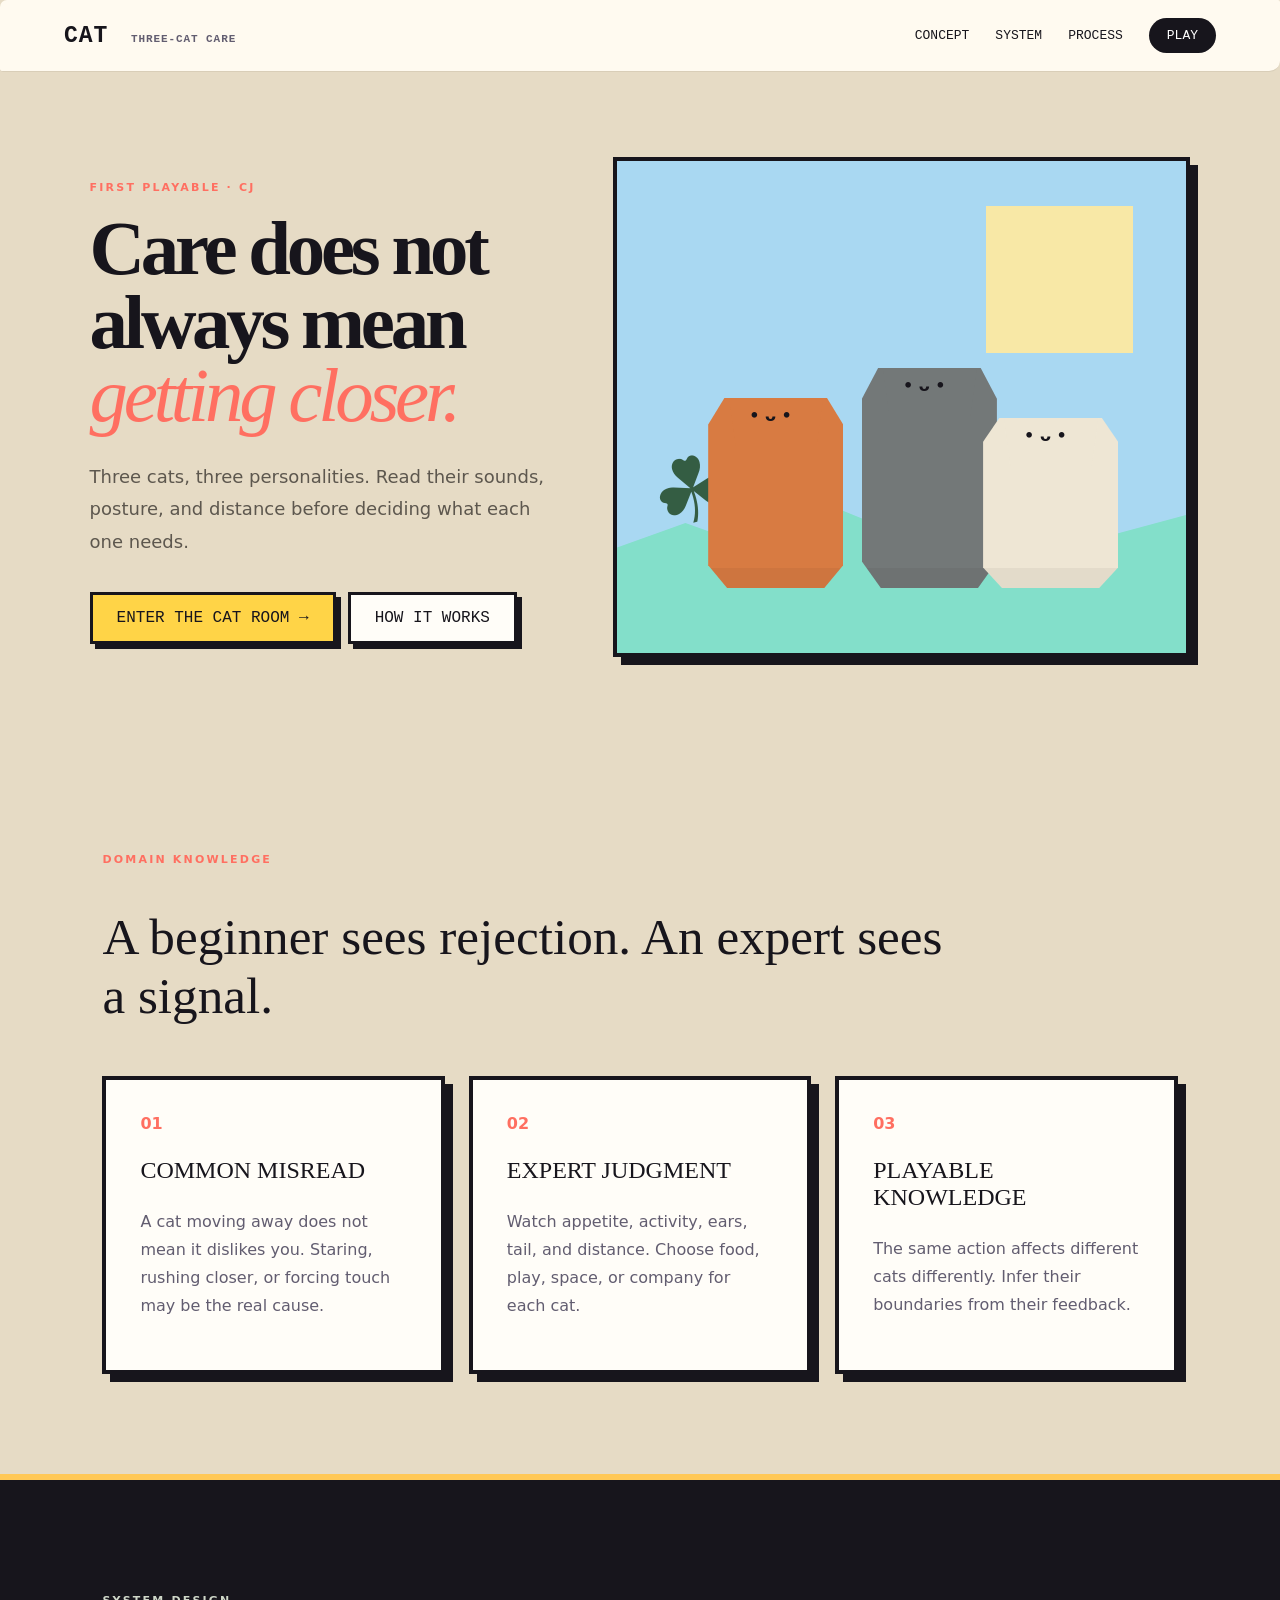
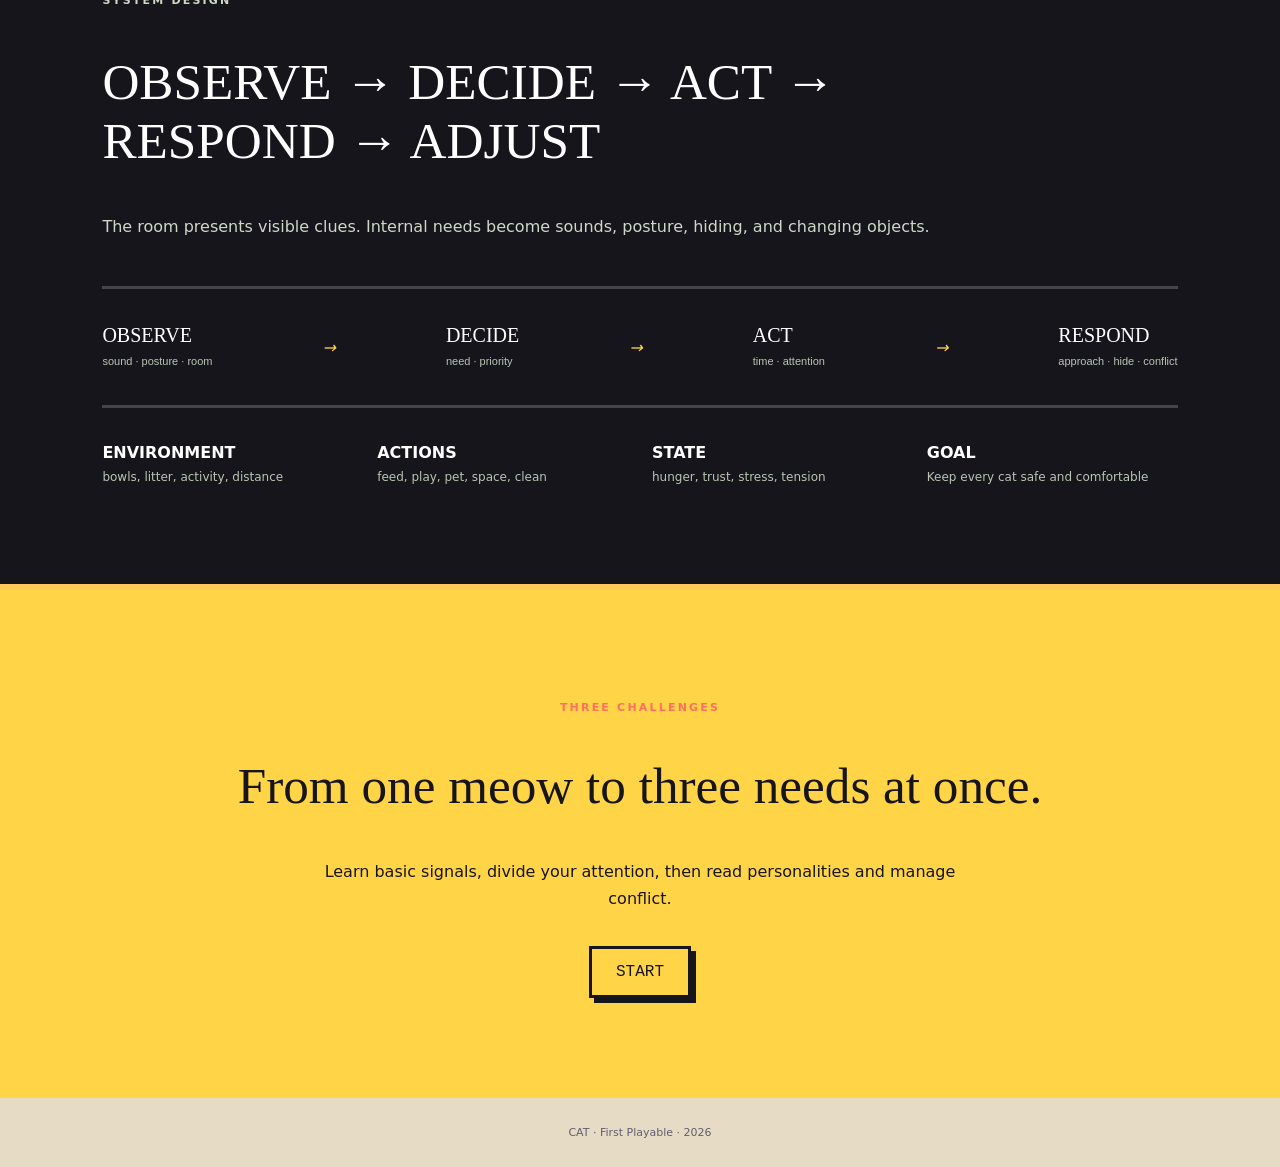
<file: index.html>
<!doctype html>
<html lang="en">
<head>
  <meta charset="utf-8">
  <meta name="viewport" content="width=device-width,initial-scale=1">
  <title>CAT | Three-Cat Care</title>
  <link rel="stylesheet" href="assets/style.css?v=classic-warm">
</head>
<body>
  <header class="site-header">
    <a class="brand" href="index.html">CAT <span>THREE-CAT CARE</span></a>
    <nav><a href="#idea">CONCEPT</a><a href="#system">SYSTEM</a><a href="process.html">PROCESS</a><a class="nav-play" href="game.html">PLAY</a></nav>
  </header>
  <main>
    <section class="hero" id="idea">
      <div class="hero-copy">
        <p class="eyebrow">FIRST PLAYABLE · CJ</p>
        <h1>Care does not always mean<br><em>getting closer.</em></h1>
        <p class="lede">Three cats, three personalities. Read their sounds, posture, and distance before deciding what each one needs.</p>
        <div class="hero-actions"><a class="button primary" href="game.html">ENTER THE CAT ROOM →</a><a class="button ghost" href="#system">HOW IT WORKS</a></div>
      </div>
      <div class="hero-art" aria-label="Three cats with different personalities">
        <div class="sun"></div><div class="plant">☘</div>
        <div class="cat-portrait orange"><span>CANDY</span></div>
        <div class="cat-portrait grey"><span>SESAME</span></div>
        <div class="cat-portrait white"><span>MOCHI</span></div>
      </div>
    </section>

    <section class="section" id="knowledge">
      <p class="eyebrow">DOMAIN KNOWLEDGE</p><h2>A beginner sees rejection. An expert sees a signal.</h2>
      <div class="three-grid">
        <article><span class="num">01</span><h3>COMMON MISREAD</h3><p>A cat moving away does not mean it dislikes you. Staring, rushing closer, or forcing touch may be the real cause.</p></article>
        <article><span class="num">02</span><h3>EXPERT JUDGMENT</h3><p>Watch appetite, activity, ears, tail, and distance. Choose food, play, space, or company for each cat.</p></article>
        <article><span class="num">03</span><h3>PLAYABLE KNOWLEDGE</h3><p>The same action affects different cats differently. Infer their boundaries from their feedback.</p></article>
      </div>
    </section>

    <section class="section system" id="system">
      <div><p class="eyebrow">SYSTEM DESIGN</p><h2>OBSERVE → DECIDE → ACT → RESPOND → ADJUST</h2><p>The room presents visible clues. Internal needs become sounds, posture, hiding, and changing objects.</p></div>
      <div class="loop" aria-label="Game loop"><b>OBSERVE<br><small>sound · posture · room</small></b><i>→</i><b>DECIDE<br><small>need · priority</small></b><i>→</i><b>ACT<br><small>time · attention</small></b><i>→</i><b>RESPOND<br><small>approach · hide · conflict</small></b></div>
      <div class="facts"><div><strong>ENVIRONMENT</strong><span>bowls, litter, activity, distance</span></div><div><strong>ACTIONS</strong><span>feed, play, pet, space, clean</span></div><div><strong>STATE</strong><span>hunger, trust, stress, tension</span></div><div><strong>GOAL</strong><span>Keep every cat safe and comfortable</span></div></div>
    </section>

    <section class="cta"><p class="eyebrow">THREE CHALLENGES</p><h2>From one meow to three needs at once.</h2><p>Learn basic signals, divide your attention, then read personalities and manage conflict.</p><a class="button primary" href="game.html">START</a></section>
  </main>
  <footer>CAT · First Playable · 2026</footer>
</body>
</html>
</file>
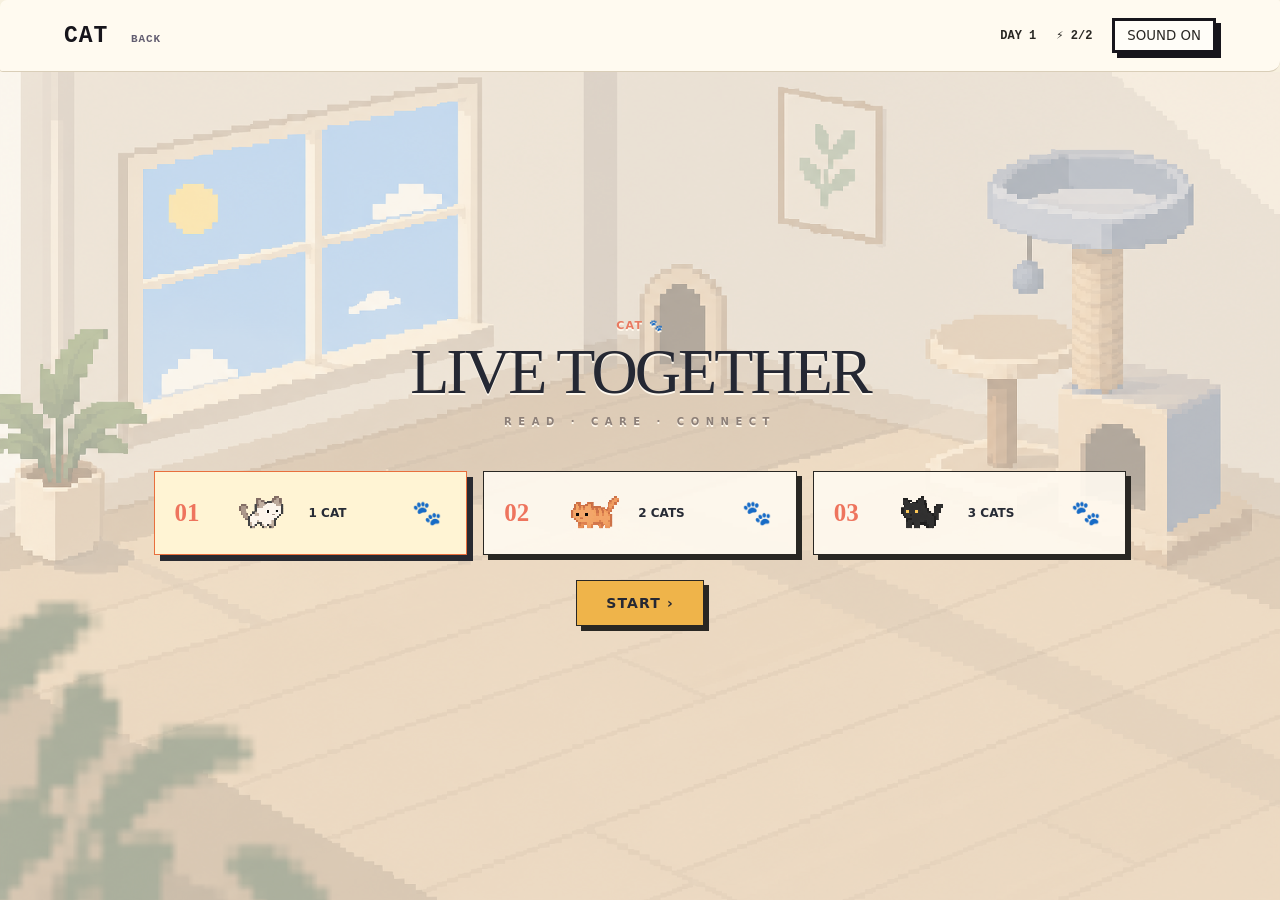
<file: game.html>
<!doctype html>
<html lang="en">
<head><meta charset="utf-8"><meta name="viewport" content="width=device-width,initial-scale=1"><title>Play CAT</title><link rel="stylesheet" href="assets/style.css?v=room-tower-rest"><link rel="stylesheet" href="assets/scene-art.css?v=litter-loop-visible"></head>
<body class="game-page">
  <header class="site-header"><a class="brand" href="index.html">CAT <span>BACK</span></a><div class="game-top"><span id="dayLabel">DAY 1</span><span id="actionsLabel">⚡ 2/2</span><button id="soundBtn" class="icon-btn" aria-label="Toggle sound">SOUND ON</button></div></header>
  <main class="game-shell">
    <section class="brief-panel" id="briefPanel">
      <div class="brief-title"><p class="eyebrow">CAT <span>🐾</span></p><h1>LIVE TOGETHER</h1><small>READ · CARE · CONNECT</small></div>
      <div class="preset-row">
        <button class="preset active" data-level="1"><b>01</b><i class="preset-cat cat-one"></i><span>1 CAT</span><em>🐾</em></button>
        <button class="preset" data-level="2"><b>02</b><i class="preset-cat cat-two"></i><span>2 CATS</span><em>🐾</em></button>
        <button class="preset" data-level="3"><b>03</b><i class="preset-cat cat-three"></i><span>3 CATS</span><em>🐾</em></button>
      </div><button id="startBtn" class="button primary">START ›</button>
    </section>

    <section class="play-area hidden" id="playArea">
      <div class="room" id="room">
        <div class="window"><span></span></div><div class="rug"></div>
        <button class="object hotspot bowl" id="bowl" data-action="feed" aria-label="Feed the cats"><i></i><span>BOWLS<small>FEED</small></span></button>
        <button class="object hotspot litter" id="litter" data-action="clean" aria-label="Clean the litter box"><i>···</i><span>LITTER<small>CLEAN</small></span></button>
        <button class="object hotspot scratch" id="scratch" data-action="play" aria-label="Play by the cat tower"><i></i><span>TOWER<small>PLAY</small></span></button>
        <button class="toy-ball" id="toyBall" aria-label="Drag the teaser wand"></button>
        <div class="food-bags" id="foodBags"></div>
        <button class="object hotspot quiet-corner" id="quietCorner" data-action="space" aria-label="Give the cat quiet space by the window"><i>☀</i><span>WINDOW<small>SPACE</small></span></button>
        <div id="cats"></div>
        <div class="room-note hidden" id="roomNote"></div>
      </div>
      <aside class="control-panel">
        <div class="day-progress"><span id="dayProgress"></span></div>
        <div class="cat-status-list" id="catStatusList"></div>
        <div class="feedback" id="feedback" aria-live="polite"><b>…</b><p></p></div>
        <div class="hidden" id="nextStep"></div>
        <button id="endDayBtn" class="button end-day">END</button>
      </aside>
    </section>
  </main>
  <div class="modal hidden" id="resultModal"><div class="modal-card"><p class="eyebrow" id="resultEyebrow">COMPLETE</p><h2 id="resultTitle"></h2><p id="resultText"></p><div id="catResults" class="cat-results"></div><button id="retryBtn" class="button primary">RETRY</button><a href="index.html" class="button ghost">BACK</a></div></div>
  <script src="assets/game.js"></script>
</body></html>
</file>
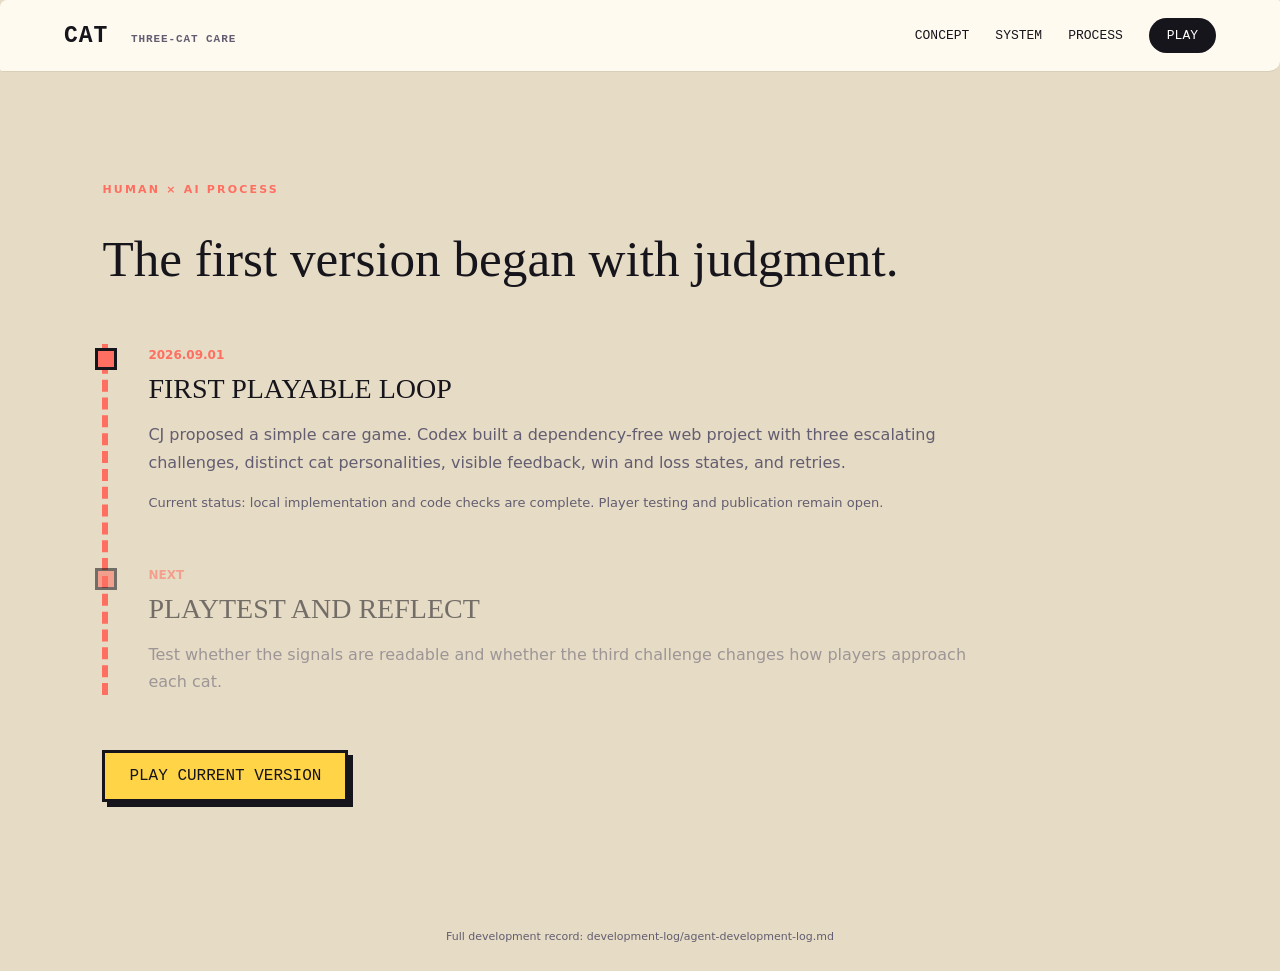
<file: process.html>
<!doctype html>
<html lang="en">
<head><meta charset="utf-8"><meta name="viewport" content="width=device-width,initial-scale=1"><title>CAT | Development Process</title><link rel="stylesheet" href="assets/style.css"></head>
<body>
  <header class="site-header"><a class="brand" href="index.html">CAT <span>THREE-CAT CARE</span></a><nav><a href="index.html#idea">CONCEPT</a><a href="index.html#system">SYSTEM</a><a href="process.html">PROCESS</a><a class="nav-play" href="game.html">PLAY</a></nav></header>
  <main class="section process">
    <p class="eyebrow">HUMAN × AI PROCESS</p><h1>The first version began with judgment.</h1>
    <div class="timeline">
      <article><time>2026.09.01</time><h2>FIRST PLAYABLE LOOP</h2><p>CJ proposed a simple care game. Codex built a dependency-free web project with three escalating challenges, distinct cat personalities, visible feedback, win and loss states, and retries.</p><p class="status">Current status: local implementation and code checks are complete. Player testing and publication remain open.</p></article>
      <article class="pending"><time>NEXT</time><h2>PLAYTEST AND REFLECT</h2><p>Test whether the signals are readable and whether the third challenge changes how players approach each cat.</p></article>
    </div>
    <a class="button primary" href="game.html">PLAY CURRENT VERSION</a>
  </main>
  <footer>Full development record: development-log/agent-development-log.md</footer>
</body>
</html>
</file>
<file: assets/style.css>
:root{--ink:#292723;--cream:#f7f0df;--paper:#fffaf0;--orange:#e86f3d;--gold:#efb44a;--green:#627b5c;--muted:#756f65;--line:#d8cdb8;--shadow:0 18px 50px #4a38251a}*{box-sizing:border-box}html{scroll-behavior:smooth}body{margin:0;color:var(--ink);background:var(--cream);font-family:"Avenir Next","PingFang SC",system-ui,sans-serif}.site-header{height:72px;padding:0 clamp(24px,5vw,80px);display:flex;align-items:center;justify-content:space-between;border-bottom:1px solid #d9ceb8;background:#fffaf0e8;backdrop-filter:blur(12px);position:relative;z-index:20}.brand{font-weight:900;font-size:23px;letter-spacing:.04em;color:var(--ink);text-decoration:none}.brand span{font-size:11px;font-weight:600;color:var(--muted);margin-left:8px}.site-header nav{display:flex;align-items:center;gap:26px}.site-header nav a{color:var(--ink);font-size:13px;text-decoration:none}.nav-play{background:var(--ink);color:white!important;padding:10px 18px;border-radius:99px}.hero{min-height:670px;padding:64px clamp(24px,7vw,120px);display:grid;grid-template-columns:.9fr 1.1fr;align-items:center;gap:4vw;background:radial-gradient(circle at 75% 25%,#fffaf6 0 16%,transparent 44%)}.eyebrow{color:var(--orange);font-weight:900;font-size:11px;letter-spacing:.2em}.hero h1{font-family:Georgia,serif;font-size:clamp(55px,6vw,94px);line-height:.96;margin:18px 0 28px;letter-spacing:-.055em}.hero h1 em{color:var(--orange);font-weight:400}.lede{font-size:18px;line-height:1.8;color:#5d574e;max-width:560px}.hero-actions{display:flex;gap:12px;margin-top:34px}.button{display:inline-block;border:1px solid var(--ink);border-radius:99px;padding:14px 24px;font:700 14px inherit;text-decoration:none;cursor:pointer;text-align:center}.primary{background:var(--ink);color:#fff}.ghost{color:var(--ink);background:transparent}.hero-art{height:500px;background:#e8b865;border-radius:48% 48% 12px 12px;position:relative;overflow:hidden;box-shadow:var(--shadow)}.hero-art:after{content:"";position:absolute;bottom:0;width:100%;height:33%;background:#7e916d;border-radius:50% 50% 0 0}.sun{position:absolute;width:135px;height:135px;border-radius:50%;background:#f8e8a6;right:65px;top:45px}.plant{position:absolute;bottom:110px;left:35px;font-size:90px;color:#345d43;transform:rotate(-15deg);z-index:2}.cat-portrait{position:absolute;z-index:3;bottom:65px;width:135px;height:190px;border-radius:55% 55% 40% 40%;box-shadow:inset 0 -20px #0000000c}.cat-portrait:before{content:"";position:absolute;top:-28px;left:17px;width:102px;height:76px;border-radius:48%;background:inherit;clip-path:polygon(0 0,28% 20%,72% 20%,100% 0,89% 100%,11% 100%)}.cat-portrait:after{content:"• ᴗ •";position:absolute;top:8px;left:41px;font-weight:900}.cat-portrait span{position:absolute;bottom:-31px;width:100%;text-align:center;color:white;font-size:12px}.cat-portrait.orange{background:#d87b42;left:16%}.cat-portrait.grey{background:#737878;left:43%;height:220px}.cat-portrait.white{background:#eee6d4;right:12%;height:170px}.section{padding:100px clamp(24px,8vw,140px);max-width:1600px;margin:auto}.section h2,.cta h2,.process h1{font:500 clamp(34px,4vw,58px)/1.15 Georgia,serif;max-width:850px}.three-grid{display:grid;grid-template-columns:repeat(3,1fr);gap:24px;margin-top:50px}.three-grid article{background:var(--paper);padding:34px;border:1px solid var(--line);border-radius:20px}.three-grid h3{font:500 24px Georgia,serif}.three-grid p,.system p{color:var(--muted);line-height:1.75}.num{color:var(--orange);font-weight:900}.system{background:#2f372e;color:white;max-width:none}.system>div{max-width:1320px;margin-left:auto;margin-right:auto}.system p{color:#cfd7c8}.loop{display:flex;align-items:center;justify-content:space-between;border-top:1px solid #ffffff33;border-bottom:1px solid #ffffff33;padding:35px 0;margin-top:45px}.loop b{font:500 20px Georgia,serif}.loop small{font:500 11px sans-serif;color:#b9c5b3}.loop i{color:var(--gold)}.facts{display:grid;grid-template-columns:repeat(4,1fr);gap:24px;margin-top:35px}.facts div{display:flex;flex-direction:column;gap:8px}.facts span{font-size:12px;color:#b9c5b3}.cta{text-align:center;padding:100px 24px;background:#e9bb66}.cta h2,.cta p{margin-left:auto;margin-right:auto}.cta>p:not(.eyebrow){max-width:650px;line-height:1.7}.cta .button{margin-top:18px}footer{text-align:center;padding:28px;color:var(--muted);font-size:11px}.process{min-height:calc(100vh - 130px)}.timeline{margin:55px 0;max-width:900px;border-left:2px solid var(--orange);padding-left:40px}.timeline article{position:relative;margin-bottom:50px}.timeline article:before{content:"";position:absolute;width:13px;height:13px;border-radius:50%;background:var(--orange);left:-47px;top:4px}.timeline time{color:var(--orange);font-weight:900;font-size:12px}.timeline h2{font-size:28px;margin:10px 0}.timeline p{color:var(--muted);line-height:1.7}.timeline .status{font-size:13px}.timeline .pending{opacity:.55}
/* game */.game-page{height:100vh;overflow:hidden;background:#e6dbc5}.game-top{display:flex;align-items:center;gap:20px;font-size:12px;font-weight:700}.icon-btn{border:1px solid var(--line);background:white;border-radius:99px;padding:7px 12px}.game-shell{height:calc(100vh - 72px);padding:18px}.brief-panel{height:100%;max-width:1000px;margin:auto;display:flex;flex-direction:column;justify-content:center;align-items:center;text-align:center}.brief-panel h1{font:500 52px Georgia,serif;margin:12px}.brief-panel>div:first-child>p:last-child{color:var(--muted)}.preset-row{display:grid;grid-template-columns:repeat(3,1fr);gap:14px;width:100%;margin:38px 0 28px}.preset{display:flex;text-align:left;gap:18px;padding:24px;background:var(--paper);border:2px solid transparent;border-radius:16px;cursor:pointer;box-shadow:var(--shadow)}.preset.active{border-color:var(--orange)}.preset>b{font:900 24px Georgia;color:var(--orange)}.preset span{font-weight:800}.preset small{display:block;color:var(--muted);font-weight:500;margin-top:8px}.hidden{display:none!important}.play-area{height:100%;display:grid;grid-template-columns:minmax(0,1fr) 360px;gap:18px}.room{position:relative;overflow:hidden;background:linear-gradient(90deg,transparent 49.8%,#cda97d 50%,transparent 50.2%),linear-gradient(#efdfc0 0 72%,#c99d6c 72%);border-radius:20px;box-shadow:inset 0 0 0 8px #fff8e7}.window{position:absolute;left:9%;top:7%;width:22%;height:21%;background:#a8d8db;border:10px solid #f7f1df;box-shadow:0 8px 0 #b48d63}.window:after,.window:before{content:"";position:absolute;background:#f7f1df}.window:before{width:8px;height:100%;left:48%}.window:after{height:8px;width:100%;top:48%}.window span{display:block;width:50px;height:50px;border-radius:50%;background:#f5d66e;margin:13px}.rug{position:absolute;width:52%;height:43%;border-radius:50%;background:#d06b50;left:25%;top:34%;box-shadow:inset 0 0 0 12px #e99468,inset 0 0 0 16px #f4b279}.object{position:absolute;text-align:center;font-size:11px;font-weight:800;color:#604e3c}.object i{display:block}.bowl{left:12%;bottom:13%}.bowl i{width:90px;height:32px;background:#6d9e90;border-radius:10px 10px 40px 40px;border-top:8px solid #476f66}.bowl.empty i{background:#aab1a4}.litter{right:7%;bottom:10%}.litter i{width:120px;height:70px;background:#d6c4a5;border:8px solid #6c8a83;border-radius:8px;font:900 26px serif;color:#8a6947}.litter.dirty i{background:#8f795d;color:#5d4733}.scratch{right:8%;top:15%}.scratch i{width:28px;height:100px;background:#ad8056;border:6px dashed #ead3a0;margin:auto;border-radius:10px}.room-note{position:absolute;top:18px;left:50%;transform:translateX(-50%);background:#292723df;color:white;border-radius:99px;padding:10px 18px;font-size:12px}.cat{position:absolute;width:110px;height:88px;border:0;background:transparent;cursor:pointer;transition:all .5s}.cat-body{position:absolute;left:15px;top:28px;width:80px;height:48px;background:var(--fur);border-radius:50%;box-shadow:0 7px 0 #00000017}.cat-head{position:absolute;width:52px;height:48px;left:4px;top:16px;background:var(--fur);border-radius:46%;z-index:2}.cat-head:before,.cat-head:after{content:"";position:absolute;top:-13px;border-left:12px solid transparent;border-right:12px solid transparent;border-bottom:25px solid var(--fur)}.cat-head:before{left:0;transform:rotate(-20deg)}.cat-head:after{right:0;transform:rotate(20deg)}.face{position:absolute;z-index:3;left:13px;top:31px;font-size:13px;font-weight:900;white-space:nowrap}.tail{position:absolute;width:55px;height:13px;border:11px solid var(--fur);border-left:0;border-bottom:0;border-radius:0 35px 0 0;right:-14px;top:28px;transform-origin:left}.cat-name{position:absolute;top:81px;left:12px;background:#fffdf4dd;border-radius:99px;padding:4px 10px;font:800 11px sans-serif}.signal{position:absolute;top:-12px;left:30px;background:white;border-radius:12px;padding:5px 8px;z-index:5;font:900 13px sans-serif;animation:bob 1s infinite alternate}.cat.selected{filter:drop-shadow(0 0 8px #fff) drop-shadow(0 0 3px var(--orange));transform:scale(1.08)}.cat.stressed .cat-head{transform:translateY(7px)}.cat.stressed .tail{transform:rotate(45deg)}.cat.hiding{opacity:.45;transform:translate(80px,25px) scale(.8)}.cat.happy .tail{animation:tail .5s infinite alternate}.cat.messy .cat-body{background:repeating-linear-gradient(70deg,var(--fur),var(--fur) 7px,#6e625d 8px)}@keyframes bob{to{transform:translateY(-5px)}}@keyframes tail{to{transform:rotate(-18deg)}}.control-panel{background:var(--paper);border-radius:20px;padding:24px;display:flex;flex-direction:column;overflow:auto}.control-panel h2{font:500 28px Georgia;margin:4px 0}.observation{min-height:58px;margin:8px 0 15px;color:var(--muted);line-height:1.5;font-size:13px}.actions{display:grid;grid-template-columns:1fr 1fr;gap:8px}.actions button{display:flex;gap:8px;align-items:center;text-align:left;padding:11px 9px;border:1px solid var(--line);border-radius:11px;background:white;cursor:pointer;font-size:17px}.actions button:hover:not(:disabled){border-color:var(--orange)}.actions button:disabled{opacity:.35}.actions span{font-size:12px;font-weight:800}.actions small{display:block;font-size:9px;color:var(--muted);font-weight:500;margin-top:3px}.feedback{margin-top:12px;background:#f1e8d6;border-radius:12px;padding:12px 14px;min-height:77px}.feedback b{font-size:11px;color:var(--orange)}.feedback p{font-size:12px;line-height:1.45;margin:5px 0}.feedback.good{background:#dce8d8}.feedback.bad{background:#f3d9d1}.end-day{width:100%;margin-top:auto;background:var(--orange);border-color:var(--orange);color:white;padding:11px}.day-progress{height:5px;background:#e0d5c1;border-radius:9px;margin-bottom:20px}.day-progress span{display:block;height:100%;width:0;background:var(--orange);border-radius:9px;transition:width .4s}.modal{position:fixed;z-index:99;inset:0;background:#222c;display:grid;place-items:center}.modal-card{background:var(--paper);padding:44px;border-radius:22px;max-width:620px;width:90%;text-align:center}.modal-card h2{font:500 40px Georgia;margin:10px}.modal-card>p{color:var(--muted);line-height:1.6}.modal-card .button{margin:18px 4px 0}.cat-results{display:flex;gap:10px;margin-top:20px}.cat-results div{flex:1;border:1px solid var(--line);border-radius:12px;padding:12px;font-size:12px}.cat-results b{display:block;margin-bottom:6px}
@media(max-width:900px){.site-header nav a:not(.nav-play){display:none}.hero{grid-template-columns:1fr}.hero-art{height:380px}.three-grid,.facts{grid-template-columns:1fr}.loop{flex-direction:column;gap:20px}.play-area{grid-template-columns:1fr}.room{min-height:52vh}.control-panel{position:absolute;left:18px;right:18px;bottom:18px;height:38vh}.game-page{overflow:auto}.preset-row{grid-template-columns:1fr}}

/* Scene-first interaction */
.hotspot{border:0;background:transparent;cursor:pointer;padding:12px;border-radius:18px;transition:transform .2s,background .2s,filter .2s}
.hotspot span{display:block;background:#fffaf0e6;padding:4px 8px;border-radius:9px}
.hotspot small{display:none;color:var(--orange);margin-top:2px}
.hotspot.available:hover,.hotspot.available:focus-visible{transform:scale(1.08);background:#fff9;filter:drop-shadow(0 0 9px #fff);outline:3px solid #fff}
.hotspot.available:hover small,.hotspot.available:focus-visible small{display:block}
.hotspot.available:after{content:"";position:absolute;inset:4px;border:2px solid #fff9;border-radius:18px;animation:scene-pulse 1.7s infinite;pointer-events:none}
.hotspot:disabled{cursor:default;opacity:.65}.quiet-corner{left:8%;top:8%;z-index:2}.quiet-corner i{width:55px;height:55px;display:grid;place-items:center;background:#f5d66e;border-radius:50%;font-style:normal;font-size:20px}
.door{right:1.5%;top:43%}.door i{width:55px;height:125px;background:#9c6d47;border:7px solid #6e4c34;border-bottom:0;border-radius:25px 25px 0 0;box-shadow:inset -9px 0 #805636}
.room-note{border-radius:16px;text-align:center;z-index:10;pointer-events:none}.room-note b,.room-note span{display:block}.room-note span{font-size:10px;opacity:.75;margin-top:3px}
.cat.selected:after{content:"PET";position:absolute;left:0;top:105px;width:110px;padding:5px 0;background:var(--ink);color:white;border-radius:8px;font:700 9px sans-serif;z-index:8}
.next-step{background:#292723;color:white;border-radius:14px;padding:13px 15px;margin-bottom:12px}.next-step b{font-size:12px}.next-step p{font-size:11px;line-height:1.45;margin:5px 0 0;color:#ded8cd}
.control-panel h2 small,.observation small,.feedback small{display:block;font:800 9px sans-serif;letter-spacing:.12em;color:var(--muted);margin-top:5px}.next-step small{font-size:9px;opacity:.65;margin-left:5px}.scene-guide{border:1px solid var(--line);border-radius:14px;padding:12px;display:grid;grid-template-columns:repeat(3,1fr);gap:5px}.scene-guide>span{font-size:10px;text-align:center;padding:7px 2px;background:#f4ecdd;border-radius:8px}.scene-guide small{display:block;font-size:7px;color:var(--muted);margin-top:3px;letter-spacing:.08em}
@keyframes scene-pulse{50%{opacity:.15;transform:scale(1.06)}}

/* Pixel art direction */
:root{--ink:#241f2d;--cream:#f8e7bd;--paper:#fff1c9;--orange:#e9563f;--gold:#ffc857;--green:#4f7b62;--muted:#685e66;--line:#241f2d;--shadow:8px 8px 0 #241f2d}
*{image-rendering:pixelated}.site-header,.brief-panel,.game-page,.button,.preset,.icon-btn{font-family:"Courier New","PingFang SC",monospace}.site-header{background:#fff1c9;border-bottom:4px solid var(--ink);box-shadow:0 4px 0 #e9563f}.brand{font-family:"Courier New",monospace;text-shadow:3px 3px 0 #ffc857}.button,.preset,.icon-btn,.control-panel,.modal-card,.feedback,.next-step,.scene-guide,.cat-results div{border:3px solid var(--ink);border-radius:0;box-shadow:4px 4px 0 var(--ink)}
.button:active,.preset:active,.icon-btn:active{transform:translate(4px,4px);box-shadow:none}.preset.active{background:#ffc857;border-color:var(--ink)}
.play-area{gap:12px}.room{border-radius:0;border:5px solid var(--ink);box-shadow:inset 0 0 0 5px #fff1c9;background:linear-gradient(90deg,transparent 49.7%,#9d764f 49.7% 50.3%,transparent 50.3%),linear-gradient(#f3d99c 0 72%,#bd8154 72%)}
.control-panel{border-radius:0;background:#fff1c9;padding:20px}.day-progress{height:10px;border:2px solid var(--ink);border-radius:0;background:#d3b881}.day-progress span{border-radius:0;background:#e9563f}
.window{border:8px solid var(--ink);box-shadow:6px 6px 0 #9d764f;background:#75c9c8}.window:before{background:var(--ink)}.window:after{background:var(--ink)}.window span{border-radius:0;background:#ffc857;box-shadow:8px 0 #ffc857,0 8px #ffc857,8px 8px #ffc857}
.rug{border-radius:0;clip-path:polygon(10% 0,90% 0,100% 18%,100% 82%,90% 100%,10% 100%,0 82%,0 18%);background:#c74f4d;box-shadow:inset 0 0 0 10px #f28b55,inset 0 0 0 15px #241f2d}
.hotspot,.hotspot span,.room-note,.cat-name,.signal,.cat.selected:after{border-radius:0;font-family:"Courier New","PingFang SC",monospace}.hotspot span{border:2px solid var(--ink);box-shadow:3px 3px 0 var(--ink);background:#fff1c9}.hotspot.available:after{border:3px dashed #fff1c9;border-radius:0;animation:pixel-blink .8s steps(1) infinite}.hotspot.available:hover{transform:translate(-2px,-2px);filter:none;box-shadow:5px 5px 0 #e9563f}.bowl i{border-radius:0;clip-path:polygon(0 0,100% 0,85% 100%,15% 100%);border-top:8px solid #315747}.litter i,.scratch i,.door i{border-radius:0}.scratch i{border:6px dashed #241f2d}.door i{border:7px solid #241f2d;border-bottom:0;box-shadow:inset -10px 0 #704734}.quiet-corner i{border-radius:0;border:3px solid var(--ink)}
.cat{transition:none;filter:drop-shadow(5px 5px 0 #241f2d55)}.cat-body,.cat-head{border-radius:0;clip-path:polygon(12% 0,85% 0,100% 25%,100% 75%,82% 100%,15% 100%,0 70%,0 25%);box-shadow:none}.cat-head{clip-path:polygon(0 0,25% 15%,75% 15%,100% 0,100% 88%,80% 100%,20% 100%,0 88%)}.cat-head:before,.cat-head:after{display:none}.tail{border-radius:0}.cat.selected{filter:drop-shadow(0 0 0 #fff) drop-shadow(4px 4px 0 #fff);outline:4px solid var(--ink);outline-offset:3px}.cat.happy{animation:pixel-hop .45s steps(2) 2}.cat.wrong{animation:pixel-shake .3s steps(2) 2}.signal{border:3px solid var(--ink);box-shadow:3px 3px 0 var(--ink);animation:pixel-bob .7s steps(2) infinite alternate}.cat-name small{display:block;font-size:7px;letter-spacing:.08em}.cat.selected:after{border:2px solid var(--ink);box-shadow:3px 3px 0 var(--ink);content:"PET"}
.scene-guide{background:#f8e7bd}.scene-guide>span{border:2px solid var(--ink);border-radius:0;background:#fff1c9}.next-step{background:#241f2d;color:#fff1c9}.feedback.good{background:#a8d08d}.feedback.bad{background:#f08a76}.end-day{background:#e9563f}.modal{background:#241f2ddd}.modal-card{background:#fff1c9}.modal-card h2,.brief-panel h1,.control-panel h2{font-family:"Courier New","PingFang SC",monospace;font-weight:900}.cat-results{gap:14px}
@keyframes pixel-blink{50%{opacity:.25}}@keyframes pixel-bob{to{transform:translateY(-6px)}}@keyframes pixel-hop{50%{transform:translateY(-8px)}}@keyframes pixel-shake{25%{transform:translateX(-5px)}75%{transform:translateX(5px)}}

/* Pixel treatment for the exhibition pages */
.hero-art,.three-grid article{border:4px solid var(--ink);border-radius:0;box-shadow:8px 8px 0 var(--ink)}.hero-art:after{border-radius:0;clip-path:polygon(0 35%,12% 20%,24% 35%,38% 10%,52% 30%,68% 8%,82% 32%,100% 15%,100% 100%,0 100%)}.sun{border-radius:0;box-shadow:12px 0 #f8e8a6,0 12px #f8e8a6,12px 12px #f8e8a6}.cat-portrait,.cat-portrait:before{border-radius:0}.cat-portrait{clip-path:polygon(12% 0,88% 0,100% 14%,100% 88%,86% 100%,14% 100%,0 88%,0 14%)}.cat-portrait:before{clip-path:polygon(0 0,28% 20%,72% 20%,100% 0,90% 100%,10% 100%)}.system{border-top:6px solid #ffc857;border-bottom:6px solid #ffc857}.timeline{border-left:6px dashed var(--orange)}.timeline article:before{border-radius:0;border:3px solid var(--ink);width:16px;height:16px;left:-53px}.loop{border-width:3px}

/* Silent exploration mode */
.play-area{grid-template-columns:minmax(0,1fr) 112px}.control-panel{padding:12px;overflow:hidden}.control-panel .eyebrow,.control-panel h2 small,.scene-guide,.next-step,.observation small{display:none!important}.pixel-status{display:grid;gap:10px;text-align:center}.pixel-status span{min-height:42px;display:grid;place-items:center;border:3px solid var(--ink);background:#f8e7bd;font:900 12px "Courier New",monospace}.feedback{min-height:72px;padding:0;display:grid;place-items:center;background:#f8e7bd;margin-top:12px}.feedback b{font-size:30px;color:var(--ink)}.feedback p{display:none}.end-day{font-size:10px;padding:10px 2px}.object>span{display:none}.hotspot.available:after{display:none}.hotspot.available:hover,.hotspot.available:focus-visible{outline:0;background:transparent;box-shadow:none;transform:scale(1.08)}
.room{background-color:#e9d19a;background-image:linear-gradient(90deg,transparent 49.7%,#9d764f 49.7% 50.3%,transparent 50.3%),linear-gradient(#f3d99c 0 72%,transparent 72%),repeating-conic-gradient(#241f2d0b 0 25%,transparent 0 50%)!important;background-size:auto,auto,10px 10px!important}.room.tense:after{content:"";position:absolute;inset:8px;border:8px solid #e9563f;pointer-events:none;animation:pixel-blink .65s steps(1) infinite}
.cat{transition:left 1s steps(8),top 1s steps(8);width:84px;height:68px}.cat-body{left:16px;top:27px;width:60px;height:34px}.cat-head{width:39px;height:37px;left:4px;top:17px}.face{left:10px;top:29px;font-size:10px}.tail{width:40px;height:10px;border-width:8px;right:-8px}.cat-name{top:65px;left:5px;font-size:9px;padding:2px 5px;border:2px solid var(--ink)}.cat.walking .cat-body{animation:pixel-walk .28s steps(2) infinite}.cat.walking .tail{animation:pixel-tail .28s steps(2) infinite}.cat.selected:after{display:none}.signal{font-size:10px;padding:3px 5px;top:-7px;left:23px}
.bowl.empty i{background:#e9d19a;box-shadow:inset 0 0 0 5px #6b5a45}.bowl:not(.empty) i{background:repeating-linear-gradient(90deg,#8c542f 0 7px,#d89a45 7px 14px)}.litter.dirty i{background:repeating-conic-gradient(#5d4733 0 25%,#8f795d 0 50%) 0/18px 18px;border-color:#241f2d;box-shadow:inset 12px 0 #4b392d,inset -12px 0 #6b513c}.scratch.worn i{background:repeating-linear-gradient(0deg,#ead3a0 0 6px,#8b5b39 6px 12px);transform:rotate(3deg)}.quiet-corner.occupied i{background:#596268;color:#f8e7bd;box-shadow:8px 8px 0 #241f2d}.door.conflict{animation:pixel-shake .25s steps(2) infinite}.door.conflict i{background:#e9563f}.litter,.bowl,.scratch,.quiet-corner,.door{filter:drop-shadow(5px 5px 0 #241f2d55)}
@keyframes pixel-walk{50%{clip-path:polygon(12% 0,85% 0,100% 25%,100% 75%,82% 100%,55% 88%,34% 100%,15% 88%,0 70%,0 25%)}}@keyframes pixel-tail{50%{transform:translateY(-7px) rotate(-12deg)}}

/* State-driven pixel signals */
.bowl i{position:relative;overflow:hidden}.bowl i:after{content:"";position:absolute;left:8px;right:8px;bottom:3px;height:var(--level);max-height:18px;background:repeating-linear-gradient(90deg,#8c542f 0 6px,#d89a45 6px 12px)}.bowl.empty i:after{height:2px}.litter i{position:relative;overflow:hidden}.litter i:after{content:"";position:absolute;left:0;right:0;bottom:0;height:var(--dirt);max-height:100%;background:repeating-conic-gradient(#4b392d 0 25%,transparent 0 50%) 0/16px 16px;opacity:.75}
.bowl i:after,.litter i:after{display:none}.bowl i,.litter i{display:flex!important;align-items:flex-end;gap:3px;padding:4px}.bowl i em,.litter i em{display:block;flex:1;position:relative;height:100%;border-left:4px solid var(--fur);background:#d8c49b}.bowl i em:after{content:"";position:absolute;left:2px;right:2px;bottom:0;height:var(--fill);max-height:100%;background:repeating-linear-gradient(0deg,#8c542f 0 5px,#d89a45 5px 10px)}.litter i em:after{content:"";position:absolute;left:0;right:0;bottom:0;height:var(--soil);background:repeating-conic-gradient(#4b392d 0 25%,#8f795d 0 50%) 0/12px 12px}
.tail-puffed .tail{width:30px;height:32px;border-width:14px;transform:rotate(70deg);animation:pixel-shake .12s steps(2) infinite}.tail-flick .tail{animation:tail-flick .18s steps(2) infinite}.tail-low .tail{transform:rotate(55deg) translateY(9px)}.tail-quiver .tail{transform:rotate(-75deg);animation:tail-quiver .1s steps(2) infinite}.tail-up .tail{transform:rotate(-82deg)}.tail-wrap .tail{width:55px;transform:rotate(155deg) translate(-9px,-8px)}.tail-natural .tail{animation:pixel-tail .7s steps(2) infinite}.cat.hiding{opacity:.2;transform:scale(.72);filter:brightness(.35)}
@keyframes tail-flick{50%{transform:rotate(28deg)}}@keyframes tail-quiver{50%{transform:rotate(-68deg)}}

/* Direct-manipulation food and play assets */
.toy-ball{position:absolute;z-index:8;width:30px;height:30px;padding:0;border:5px solid var(--ink);background:#ff6f61;box-shadow:5px 5px 0 var(--ink);clip-path:polygon(20% 0,80% 0,80% 10%,100% 10%,100% 80%,90% 80%,90% 100%,20% 100%,20% 90%,0 90%,0 20%,10% 20%,10% 10%,20% 10%);cursor:grab;touch-action:none;transform:translate(-50%,-50%)}.toy-ball:after{content:"";position:absolute;width:6px;height:6px;left:6px;top:5px;background:#ffd447}.toy-ball.dragging{cursor:grabbing;background:#a88be8;box-shadow:2px 2px 0 var(--ink);transform:translate(-50%,-50%) scale(1.15)}
.food-bags{position:absolute;z-index:8;left:8%;bottom:18%;display:flex;gap:8px}.food-bags button{position:relative;width:34px;height:42px;border:5px solid var(--ink);background:#fffdf8;box-shadow:4px 4px 0 var(--ink);cursor:pointer;clip-path:polygon(10% 0,90% 0,90% 12%,100% 12%,100% 100%,0 100%,0 12%,10% 12%)}.food-bags button:before{content:"";position:absolute;left:7px;right:7px;top:13px;height:10px;background:var(--fur)}.food-bags button:after{content:"";position:absolute;width:6px;height:6px;left:9px;bottom:5px;background:#ff9c67;box-shadow:7px 0 0 #ffd447}.food-bags button:active{transform:translate(4px,4px);box-shadow:none}.scratch.scratched i{transform:rotate(-4deg);box-shadow:inset 7px 0 0 #17151c,5px 5px 0 var(--ink)!important}

/* Final asset spec: chunky 16-bit, flat fills, hard pixels */
:root{--ink:#17151c;--cream:#fffdf8;--paper:#fffdf8;--orange:#ff6f61;--gold:#ffd447;--green:#67d6ae;--muted:#625d70;--line:#17151c;--blue:#78bde8;--mint:#83dfca;--coral:#ff766b;--lavender:#a88be8;--yellow:#ffd447}
body,.game-page{background:#fffdf8}.room{background:#a9d8f2!important;background-image:none!important;border:7px solid var(--ink);box-shadow:8px 8px 0 var(--ink),inset 0 0 0 5px #fffdf8}.room:before{content:"";position:absolute;z-index:0;left:0;right:0;bottom:0;height:28%;background:#83dfca;border-top:6px solid var(--ink)}.room>*{z-index:1}.room.tense:after{z-index:9;border-color:#ff6f61}
.window{background:#83dfca;border:6px solid var(--ink);box-shadow:7px 7px 0 var(--ink)}.window:before,.window:after{background:var(--ink)}.window span{background:#ffd447;box-shadow:12px 0 0 #ffd447,0 12px 0 #ffd447,12px 12px 0 #ffd447;border:4px solid var(--ink)}
.rug{background:#ff766b!important;background-image:none!important;box-shadow:inset 0 0 0 9px #ffd447,inset 0 0 0 15px var(--ink);filter:none}.hotspot{filter:none}.hotspot i{border-color:var(--ink)!important;box-shadow:5px 5px 0 var(--ink)!important}.bowl i{background:#ffd447!important}.litter i{background:#c8b4ef!important}.scratch i{background:#ff9c67!important}.quiet-corner i{background:#ffd447!important}.door i{background:#a88be8!important;box-shadow:inset -10px 0 0 #8065c4,6px 6px 0 var(--ink)!important}.door.conflict i{background:#ff6f61!important}
.bowl i em,.litter i em{background:#fffdf8!important;border-left:5px solid var(--fur)}.bowl i em:after{background:#ff9c67!important}.litter i em:after{background:#665a70!important}.litter.dirty i{background:#a88be8!important}.scratch.worn i{background:#ffd447!important;background-image:none!important}
.cat{filter:none!important}.cat-body,.cat-head{background:var(--fur);filter:drop-shadow(4px 0 0 var(--ink)) drop-shadow(-4px 0 0 var(--ink)) drop-shadow(0 4px 0 var(--ink)) drop-shadow(0 -4px 0 var(--ink))}.cat-body{clip-path:polygon(8% 0,84% 0,84% 8%,96% 8%,96% 25%,100% 25%,100% 75%,92% 75%,92% 92%,78% 92%,78% 100%,18% 100%,18% 92%,8% 92%,8% 82%,0 82%,0 25%,8% 25%)}.cat-head{clip-path:polygon(0 0,22% 0,22% 12%,78% 12%,78% 0,100% 0,100% 88%,88% 88%,88% 100%,12% 100%,12% 88%,0 88%)}.tail{border-color:var(--ink);background:var(--fur);box-shadow:4px 4px 0 var(--ink);image-rendering:pixelated}.face{color:var(--ink);text-shadow:none}.signal,.cat-name{background:#fffdf8;border:4px solid var(--ink);box-shadow:4px 4px 0 var(--ink);color:var(--ink)}.cat.selected{outline:5px solid #ffd447;outline-offset:7px;filter:none!important}
.site-header,.control-panel,.modal-card,.brief-panel .preset,.feedback,.pixel-status span,.button,.icon-btn{background:#fffdf8;border-color:var(--ink);box-shadow:5px 5px 0 var(--ink);border-radius:0}.control-panel{border:6px solid var(--ink)}.day-progress{background:#c8b4ef;border:4px solid var(--ink);box-shadow:none}.day-progress span{background:#ff6f61}.feedback.good{background:#83dfca}.feedback.bad{background:#ff766b}.end-day,.primary{background:#ffd447;color:var(--ink)}
.modal{background:#17151ccc}.modal-card{border:7px solid var(--ink)}.cat-results div{background:#a9d8f2;border:5px solid var(--ink);box-shadow:5px 5px 0 var(--ink);border-radius:0}
.hero,.hero-art,.three-grid article,.system,.cta{background-image:none!important}.hero-art{background:#a9d8f2}.hero-art:after{background:#83dfca}.three-grid article{background:#fffdf8}.system{background:#17151c}.cta{background:#ffd447}
@media(max-width:900px){.play-area{grid-template-columns:1fr}.control-panel{position:static;height:auto;display:grid;grid-template-columns:1fr 80px;gap:10px}.day-progress{grid-column:1/-1}.pixel-status{display:none}.feedback{min-height:44px;margin:0}.end-day{margin:0}.room{min-height:72vh}}

/* Visual rebuild — simulation and hit logic unchanged */
:root{--wall:#c9d5dc;--floor:#72bd9f;--rug:#f06458;--neutral-outline:#575563;--hot:#ffe052;--cat-a:#f58a52;--cat-b:#8f83b8;--cat-c:#f3d36b}
.room{background:var(--wall)!important}.room:before{height:29%;background:var(--floor);border-top:6px solid var(--ink)}.rug{background:var(--rug)!important;box-shadow:inset 0 0 0 10px #f7a078,inset 0 0 0 16px var(--ink)}

/* Objects share one visual language; existing state classes drive activation. */
.hotspot i,.toy-ball{border-color:var(--neutral-outline)!important;box-shadow:5px 5px 0 var(--neutral-outline)!important}.hotspot:hover i,.toy-ball:hover{border-color:#8a63d2!important;box-shadow:5px 5px 0 #8a63d2!important}.bowl.empty i,.litter.dirty i,.scratch.worn i,.quiet-corner.occupied i,.door.conflict i,.toy-ball.dragging{border-color:var(--hot)!important;box-shadow:0 0 0 5px var(--ink),8px 8px 0 var(--hot)!important;animation:hot-pixel .65s steps(1) infinite}.bowl i{background:#80c6ea!important}.litter i{background:#b6a0dc!important}.scratch i{background:#e68b58!important}.door i{background:#9f88d0!important}.toy-ball{width:38px;height:38px;background:#f06458}
.quiet-corner i{position:relative;width:92px;height:50px;background:#8a70bd!important;border:5px solid var(--neutral-outline)!important;font-size:0;box-shadow:5px 5px 0 var(--neutral-outline)!important}.quiet-corner i:before{content:"";position:absolute;left:8px;right:8px;bottom:6px;height:23px;background:#f4d36e;border:4px solid var(--ink)}.quiet-corner i:after{content:"";position:absolute;left:13px;top:10px;width:22px;height:13px;background:#fff9df;border:3px solid var(--ink)}
@keyframes hot-pixel{50%{border-color:var(--ink)!important;box-shadow:0 0 0 5px var(--hot),8px 8px 0 var(--ink)!important}}

/* The button is the sprite: visible art and pointer target stay identical. */
.cat{width:210px;height:170px;transform:translate(-50%,-50%);z-index:5;padding:0}.cat.hiding{transform:translate(-50%,-50%) scale(.72)}.cat.selected{transform:translate(-50%,-50%);outline-width:6px;outline-offset:8px}
.cat-body,.cat-head{filter:drop-shadow(3px 0 0 var(--ink)) drop-shadow(-3px 0 0 var(--ink)) drop-shadow(0 3px 0 var(--ink)) drop-shadow(0 -3px 0 var(--ink))}
.cat-body{left:44px;top:76px;width:145px;height:76px}.cat-head{left:10px;top:25px;width:112px;height:104px}.face{left:36px;top:68px;font-size:19px;letter-spacing:-2px}.tail{right:-4px;top:79px;width:82px;height:23px;border-width:15px;box-shadow:5px 5px 0 var(--ink)}.signal{left:75px;top:1px;font-size:18px;padding:5px 9px}.cat-name{left:65px;top:148px;font-size:11px;padding:3px 7px}

/* A / Toffee: tall ears, broad round body, cream muzzle and chest. */
.cat[data-id="naicha"]{--fur:var(--cat-a)!important}.cat[data-id="naicha"] .cat-head{clip-path:polygon(0 0,24% 12%,76% 12%,100% 0,100% 82%,90% 82%,90% 100%,10% 100%,10% 88%,0 88%)}.cat[data-id="naicha"] .cat-body{width:154px;clip-path:polygon(8% 0,82% 0,82% 8%,94% 8%,94% 18%,100% 18%,100% 76%,92% 76%,92% 94%,75% 94%,75% 100%,19% 100%,19% 94%,7% 94%,7% 82%,0 82%,0 22%,8% 22%)}.cat[data-id="naicha"] .cat-body:after{content:"";position:absolute;left:28px;top:19px;width:48px;height:43px;background:#ffd6a1;clip-path:polygon(0 0,100% 0,100% 78%,82% 78%,82% 100%,18% 100%,18% 78%,0 78%)}.cat[data-id="naicha"] .cat-head:after{content:"";position:absolute;left:29px;bottom:15px;width:52px;height:28px;background:#ffd6a1}

/* B / Sesame: folded ears, long slim body, dark forehead and back stripes. */
.cat[data-id="zhima"]{--fur:var(--cat-b)!important}.cat[data-id="zhima"] .cat-head{left:17px;top:39px;width:106px;height:88px;clip-path:polygon(0 8%,18% 8%,18% 0,37% 12%,68% 12%,82% 0,82% 8%,100% 8%,100% 88%,88% 88%,88% 100%,12% 100%,12% 88%,0 88%)}.cat[data-id="zhima"] .cat-body{left:50px;top:83px;width:155px;height:62px;clip-path:polygon(0 14%,10% 14%,10% 0,84% 0,84% 9%,95% 9%,95% 24%,100% 24%,100% 82%,90% 82%,90% 100%,12% 100%,12% 90%,0 90%)}.cat[data-id="zhima"] .cat-body:after{content:"";position:absolute;left:57px;top:0;width:13px;height:38px;background:#4f4869;box-shadow:27px 0 0 #4f4869,54px 0 0 #4f4869}.cat[data-id="zhima"] .cat-head:after{content:"";position:absolute;left:27px;top:0;width:16px;height:25px;background:#4f4869;box-shadow:32px 0 0 #4f4869}

/* C / Mochi: oversized pointed ears, compact body, asymmetric dark patches. */
.cat[data-id="nuomi"]{--fur:var(--cat-c)!important}.cat[data-id="nuomi"] .cat-head{left:16px;top:16px;width:120px;height:112px;clip-path:polygon(0 0,28% 19%,72% 19%,100% 0,92% 34%,100% 34%,100% 87%,88% 87%,88% 100%,12% 100%,12% 90%,0 90%,0 34%,8% 34%)}.cat[data-id="nuomi"] .cat-body{left:55px;top:86px;width:126px;height:66px}.cat[data-id="nuomi"] .cat-head:after{content:"";position:absolute;right:11px;top:22px;width:35px;height:39px;background:#765e78;clip-path:polygon(0 0,100% 0,100% 78%,76% 78%,76% 100%,0 100%)}.cat[data-id="nuomi"] .cat-body:after{content:"";position:absolute;left:10px;bottom:0;width:40px;height:29px;background:#fff0b2}

/* Sidebar uses meaningful state feedback only. */
.pixel-status{display:none!important}.control-panel{background:#d8e1e5;border:7px solid var(--ink);box-shadow:7px 7px 0 var(--ink)}.feedback{border:5px solid var(--ink);min-height:86px;position:relative}.feedback b{font-size:32px}.feedback:after{display:block;font:900 8px "Courier New",monospace;letter-spacing:.08em;color:var(--ink)}.feedback.good:after{content:"TRUST +"}.feedback.bad:after{content:"STRESS +"}.end-day{border:5px solid var(--ink);box-shadow:5px 5px 0 var(--ink)}

/* Disabled mouse-drawn experiments
body{font-family:"Comic Sans MS","Courier New",cursive}.site-header{transform:rotate(-.25deg);border-bottom-width:7px;border-bottom-style:dashed}.brand{letter-spacing:-.12em;transform:skew(-7deg);text-shadow:4px 2px 0 var(--yellow)}.game-top>*:nth-child(odd){transform:rotate(2deg)}.game-top>*:nth-child(even){transform:rotate(-3deg)}
.game-shell{padding:13px 21px 25px 9px}.room{border-width:8px 5px 11px 7px;clip-path:polygon(.3% 1%,99.4% 0,100% 98.7%,98.9% 100%,.7% 99.2%,0 2.1%);box-shadow:11px 7px 0 var(--ink),inset 4px -3px 0 #fffdf8}.room:before{height:30.4%;border-top:7px dashed var(--ink);transform:rotate(.25deg)}
.window{transform:rotate(-2.2deg) skewX(1deg);border-width:8px 5px 6px 9px;box-shadow:9px 4px 0 var(--ink);clip-path:polygon(2% 0,98% 3%,100% 97%,0 100%)}.window:before{width:11px;left:43%;transform:rotate(3deg)}.window:after{height:11px;top:54%;transform:rotate(-2deg)}.window span{transform:rotate(7deg);box-shadow:14px 2px 0 var(--yellow),-2px 13px 0 var(--yellow),12px 14px 0 var(--yellow)}
.rug{transform:rotate(1.7deg);clip-path:polygon(8% 2%,91% 0,97% 7%,100% 81%,92% 96%,19% 100%,3% 91%,0 16%);box-shadow:inset 4px 7px 0 7px #f7a078,inset -6px -3px 0 14px var(--ink)}
.bowl{transform:rotate(4deg)}.bowl i{clip-path:polygon(0 8%,97% 0,88% 91%,73% 100%,13% 94%)}.litter{transform:rotate(-2.8deg)}.litter i{border-width:9px 5px 6px 11px!important;clip-path:polygon(1% 5%,97% 0,100% 93%,4% 100%)}.scratch{transform:rotate(3.5deg)}.scratch i{border-width:4px 9px 7px 5px!important;clip-path:polygon(9% 0,92% 3%,100% 96%,0 100%)}.door{transform:rotate(-1.4deg) skewY(1deg)}.door i{border-width:10px 5px 0 8px!important;clip-path:polygon(8% 0,88% 4%,100% 100%,0 100%)}.quiet-corner{transform:rotate(5deg)}.quiet-corner i{clip-path:polygon(3% 9%,95% 0,100% 91%,6% 100%)}.toy-ball{clip-path:polygon(24% 0,81% 8%,100% 27%,92% 79%,72% 100%,18% 91%,0 68%,8% 21%);transform:translate(-50%,-50%) rotate(13deg);border-width:7px 4px 5px 8px}.food-bags button:nth-child(odd){transform:rotate(-8deg)}.food-bags button:nth-child(even){transform:rotate(6deg)}
.cat{filter:none!important}.cat:nth-child(odd){rotate:-2deg}.cat:nth-child(even){rotate:3deg}.cat-body,.cat-head{filter:drop-shadow(5px 1px 0 var(--ink)) drop-shadow(-2px 3px 0 var(--ink)) drop-shadow(1px -4px 0 var(--ink))}.cat-body{clip-path:polygon(3% 9%,19% 1%,83% 5%,96% 17%,91% 31%,100% 72%,87% 96%,67% 91%,51% 100%,33% 93%,17% 100%,8% 84%,0 78%,6% 51%,0 29%)}.cat-head{clip-path:polygon(0 4%,22% 15%,31% 4%,48% 17%,76% 10%,98% 0,92% 31%,100% 45%,94% 83%,77% 100%,53% 91%,27% 100%,8% 88%,0 64%,7% 43%)}.cat[data-id="naicha"] .cat-head,.cat[data-id="zhima"] .cat-head,.cat[data-id="nuomi"] .cat-head{transform:rotate(-3deg)}.cat[data-id="naicha"] .cat-body,.cat[data-id="zhima"] .cat-body,.cat[data-id="nuomi"] .cat-body{transform:skewX(4deg)}.cat[data-id="zhima"] .cat-head{transform:rotate(4deg) scaleX(1.08)}.cat[data-id="nuomi"] .cat-head{transform:rotate(-6deg) skewY(3deg)}.face{font-family:"Comic Sans MS",cursive;transform:rotate(5deg);letter-spacing:-4px}.tail{border-width:17px 11px 5px 14px;border-style:solid dashed solid solid;transform:rotate(9deg);box-shadow:7px 2px 0 var(--ink)}.signal{transform:rotate(-7deg);border-width:5px 3px 7px 4px;box-shadow:6px 2px 0 var(--ink)}.cat-name{transform:rotate(3deg);border-width:4px 6px 3px 2px}
.control-panel{transform:rotate(.45deg);border-width:9px 5px 7px 11px;box-shadow:10px 5px 0 var(--ink);clip-path:polygon(1% 0,99% 1%,96% 99%,3% 100%)}.day-progress{transform:rotate(-2deg);height:13px;border-width:5px 2px 4px 7px}.feedback{transform:rotate(2deg);border-width:4px 8px 7px 3px;box-shadow:8px 3px 0 var(--ink)}.feedback b{display:inline-block;transform:rotate(-12deg) scaleX(1.3)}.feedback:after{transform:rotate(4deg);letter-spacing:-.08em}.end-day{transform:rotate(-2deg);border-width:7px 3px 5px 9px;box-shadow:9px 4px 0 var(--ink);font-family:"Comic Sans MS",cursive;letter-spacing:.12em}.end-day:hover{transform:rotate(2deg) translate(-2px,-1px)}
.brief-panel h1{transform:rotate(-2deg);letter-spacing:-.08em}.preset-row{transform:rotate(.5deg)}.preset:nth-child(1){transform:rotate(-3deg)}.preset:nth-child(2){transform:translateY(9px) rotate(2deg)}.preset:nth-child(3){transform:rotate(-1deg) skewX(-2deg)}.preset,.modal-card,.cat-results div{border-style:dashed solid solid dashed!important}.modal-card{transform:rotate(-1deg);clip-path:polygon(2% 0,97% 2%,100% 95%,94% 100%,1% 97%)}
@keyframes hot-pixel{0%,100%{transform:translate(0)}50%{transform:translate(2px,-1px);border-color:var(--hot)!important;box-shadow:3px 7px 0 var(--ink)!important}}

REALLY BAD MOUSE-PAINT OVERRIDE — deliberately crude and scribbled
.room{
  background-color:var(--wall)!important;
  background-image:
    repeating-linear-gradient(83deg,transparent 0 19px,#8798a122 20px 22px,transparent 23px 39px),
    repeating-linear-gradient(5deg,transparent 0 31px,#ffffff35 32px 35px,transparent 36px 51px)!important;
  border:9px solid #302d36!important;
  border-radius:3% 1% 2% 0!important;
  clip-path:polygon(.8% 1.1%,23% .2%,49% 1%,74% .4%,99.2% 1.6%,100% 31%,99.4% 62%,100% 98.7%,73% 99.5%,51% 98.8%,24% 100%,.4% 98.3%,.9% 67%,0 36%)!important;
  box-shadow:5px 2px 0 #302d36,11px 7px 0 #5f586444!important
}
.room:before{
  height:31%!important;
  background-color:var(--floor)!important;
  background-image:
    repeating-linear-gradient(8deg,transparent 0 17px,#397f6c25 18px 20px,transparent 21px 36px),
    repeating-linear-gradient(96deg,transparent 0 27px,#d9fff13b 28px 31px,transparent 32px 49px)!important;
  border-top:8px solid #403943!important;
  clip-path:polygon(0 4%,17% 1%,34% 5%,52% 0,69% 4%,86% 1%,100% 5%,100% 100%,0 100%)!important
}
.rug{
  background-color:var(--rug)!important;
  background-image:
    repeating-linear-gradient(164deg,transparent 0 13px,#ae40522e 14px 17px,transparent 18px 28px),
    repeating-linear-gradient(17deg,transparent 0 22px,#ffd0bd42 23px 26px,transparent 27px 39px)!important;
  clip-path:polygon(7% 3%,19% 0,41% 2%,58% 0,76% 3%,92% 1%,98% 10%,97% 31%,100% 53%,97% 76%,99% 91%,91% 98%,71% 96%,55% 100%,34% 97%,14% 99%,3% 91%,1% 70%,3% 48%,0 26%)!important;
  box-shadow:7px 5px 0 #4b3842,-5px -3px 0 #ff9c83,13px 11px 0 #332e35!important;
  transform:rotate(-1.2deg) skewX(1deg)!important
}
.window{
  background-color:#7ed7c3!important;
  background-image:repeating-linear-gradient(7deg,transparent 0 17px,#ffffff4f 18px 23px,transparent 24px 37px)!important;
  border:7px solid #45404b!important;border-radius:11px 2px 8px 1px!important;
  clip-path:polygon(1% 5%,48% 1%,99% 4%,97% 96%,52% 99%,3% 95%)!important;
  box-shadow:-4px 3px 0 #665f70,7px 8px 0 #37333b!important
}
.window:before{width:9px!important;transform:rotate(-2deg)!important}.window:after{height:9px!important;transform:rotate(2deg)!important}
.window span{border-radius:47% 53% 42% 58%!important;border:5px solid #c6a52c!important;transform:rotate(-9deg)!important}

.hotspot i,.toy-ball,.food-bags button{
  border-style:solid!important;border-color:#5f5968!important;
  outline:2px solid #5f596899;outline-offset:3px;
  filter:none!important
}
.bowl i{border-radius:44% 57% 38% 61%!important;transform:rotate(-3deg)!important;background-image:repeating-linear-gradient(9deg,transparent 0 6px,#4f99b92d 7px 9px)!important}
.litter i{border-radius:9px 2px 13px 4px!important;transform:rotate(2deg)!important;background-image:repeating-linear-gradient(171deg,transparent 0 9px,#6e5a842b 10px 13px)!important}
.scratch i{border-radius:9px 3px 8px 2px!important;transform:rotate(-5deg) skewX(-3deg)!important;background-image:repeating-linear-gradient(82deg,transparent 0 7px,#9f583229 8px 11px)!important}
.quiet-corner i{border-radius:41% 56% 12px 17px!important;transform:rotate(4deg)!important}.quiet-corner i:before{border-radius:48% 39% 44% 36%!important;transform:rotate(-6deg)!important}
.door i{border-radius:48% 39% 2px 5px!important;transform:rotate(2deg)!important;background-image:repeating-linear-gradient(88deg,transparent 0 12px,#67558e38 13px 17px)!important}
.toy-ball{border-radius:43% 56% 47% 51%!important;clip-path:none!important;transform:translate(-50%,-50%) rotate(-8deg)!important}.toy-ball:after{border-radius:50%!important;transform:rotate(17deg)!important}

/* Cat silhouettes are intentionally hand-wobbled, with messy crayon fill. */
.cat{rotate:0deg!important}
.cat:nth-child(1){transform:translate(-50%,-50%) rotate(-3deg)!important}.cat:nth-child(2){transform:translate(-50%,-50%) rotate(2deg)!important}.cat:nth-child(3){transform:translate(-50%,-50%) rotate(-1deg) skewX(-2deg)!important}
.cat-body,.cat-head{
  clip-path:none!important;
  border:5px solid #3d3941!important;
  filter:none!important;
  outline:2px solid #3d394188!important;
  outline-offset:2px;
  background-image:
    repeating-linear-gradient(13deg,transparent 0 8px,#ffffff25 9px 12px,transparent 13px 20px),
    repeating-linear-gradient(167deg,transparent 0 11px,#5a40551b 12px 15px,transparent 16px 27px)!important
}
.cat-body{border-radius:52% 43% 48% 39%!important;transform:rotate(3deg) skewX(-4deg)!important}
.cat-head{border-radius:49% 44% 45% 51%!important;transform:rotate(-5deg)!important}
.cat-head:before,.cat-head:after{display:block!important;content:""!important;position:absolute!important;top:-27px!important;width:44px!important;height:55px!important;background:var(--fur)!important;border:5px solid #3d3941!important;border-radius:65% 12% 48% 18%!important}
.cat-head:before{left:0!important;transform:rotate(-27deg)!important}.cat-head:after{right:0!important;transform:rotate(31deg) scaleX(.82)!important}
.cat[data-id="naicha"] .cat-head,.cat[data-id="zhima"] .cat-head,.cat[data-id="nuomi"] .cat-head{clip-path:none!important}
.cat[data-id="naicha"] .cat-body,.cat[data-id="zhima"] .cat-body,.cat[data-id="nuomi"] .cat-body{clip-path:none!important}
.cat[data-id="naicha"] .cat-body{border-radius:59% 42% 51% 45%!important}.cat[data-id="naicha"] .cat-head{transform:rotate(-7deg)!important}
.cat[data-id="zhima"] .cat-body{border-radius:48% 55% 35% 57%!important;transform:rotate(-1deg) skewX(6deg)!important}.cat[data-id="zhima"] .cat-head{transform:rotate(4deg)!important}
.cat[data-id="nuomi"] .cat-body{border-radius:63% 38% 58% 43%!important;transform:rotate(6deg)!important}.cat[data-id="nuomi"] .cat-head{transform:rotate(-2deg) scaleX(.92)!important}
.cat-body:after,.cat-head:after{opacity:.7!important}.face{font-family:"Comic Sans MS",cursive!important;font-size:22px!important;transform:rotate(-8deg) skewX(-8deg)!important}
.tail{border:11px solid #3d3941!important;border-left-width:17px!important;border-bottom-width:4px!important;border-radius:53% 41% 37% 58%!important;background:var(--fur)!important;outline:2px solid #3d394177!important;outline-offset:2px;box-shadow:none!important}
.cat-name,.signal{font-family:"Comic Sans MS",cursive!important;border-radius:5px 12px 3px 9px!important;border-style:solid!important;transform:rotate(-4deg)!important}

.site-header,.control-panel,.feedback,.end-day,.modal-card{
  border-radius:7px 2px 11px 3px!important;
  border-style:solid!important;
  outline:2px solid #332f3899;outline-offset:3px
}
.control-panel{transform:rotate(-.7deg)!important;background-image:repeating-linear-gradient(94deg,transparent 0 18px,#84949b22 19px 22px)!important}
.feedback{transform:rotate(2.4deg)!important}.end-day{transform:rotate(-3deg) skewX(2deg)!important;font-family:"Comic Sans MS",cursive!important}
.day-progress{border-radius:8px 2px 10px 1px!important;transform:rotate(1.5deg)!important}
*/

/* CLASSIC WARM ROOM RESTORATION — visual layer only */
:root{--ink:#292723;--cream:#f7f0df;--paper:#fffaf0;--orange:#e86f3d;--gold:#efb44a;--green:#627b5c;--muted:#756f65;--line:#d8cdb8}
body,.game-page{background:#e6dbc5!important;font-family:"Avenir Next","PingFang SC",system-ui,sans-serif!important}.site-header{transform:none!important;background:#fffaf0!important;border:0!important;border-bottom:1px solid #d9ceb8!important;box-shadow:none!important;outline:0!important}.brand{transform:none!important;letter-spacing:.04em!important;text-shadow:none!important}.game-top>*{transform:none!important}
.game-shell{padding:18px!important}.play-area{grid-template-columns:1fr!important;gap:0!important}.control-panel{display:none!important}
.room{background:linear-gradient(90deg,transparent 49.8%,#cda97d 50%,transparent 50.2%),linear-gradient(#efdfc0 0 72%,#c99d6c 72%)!important;border:0!important;border-radius:20px!important;clip-path:none!important;box-shadow:inset 0 0 0 8px #fff8e7!important;outline:0!important}.room:before{display:none!important}.room.tense:after{inset:8px;border:5px solid #e86f3d;opacity:.45}
.window{left:9%;top:7%;width:22%;height:21%;background:#a8d8db!important;background-image:none!important;border:10px solid #f7f1df!important;border-radius:0!important;clip-path:none!important;box-shadow:0 8px 0 #b48d63!important;transform:none!important;outline:0!important}.window:before{display:block!important;width:8px!important;height:100%!important;left:48%!important;top:0!important;background:#f7f1df!important;transform:none!important}.window:after{display:block!important;height:8px!important;width:100%!important;top:48%!important;background:#f7f1df!important;transform:none!important}.window span{width:50px;height:50px;border:0!important;border-radius:50%!important;background:#f5d66e!important;box-shadow:none!important;margin:13px;transform:none!important}
.rug{left:25%;top:34%;width:52%;height:43%;background:#d06b50!important;background-image:none!important;border:0!important;border-radius:50%!important;clip-path:none!important;transform:none!important;box-shadow:inset 0 0 0 12px #e99468,inset 0 0 0 16px #f4b279!important}
.hotspot{transform:none!important;filter:none!important;outline:0!important}.hotspot i{outline:0!important;animation:none}.hotspot.available:hover{transform:scale(1.06)!important}.hotspot>span{display:block!important;background:transparent!important;border:0!important;box-shadow:none!important;color:#604e3c}
.bowl{left:12%;bottom:13%}.bowl i{width:90px;height:32px;background:#6d9e90!important;background-image:none!important;border:0!important;border-top:8px solid #476f66!important;border-radius:10px 10px 40px 40px!important;clip-path:none!important;box-shadow:none!important;transform:none!important}.bowl.empty i{background:#aab1a4!important;border-color:#476f66!important;animation:soft-alert 1s infinite alternate}
.litter{right:7%;bottom:10%}.litter i{width:120px;height:70px;background:#d6c4a5!important;background-image:none!important;border:8px solid #6c8a83!important;border-radius:8px!important;clip-path:none!important;box-shadow:none!important;transform:none!important}.litter.dirty i{background:#8f795d!important;border-color:#6c8a83!important;animation:soft-alert 1s infinite alternate}
.scratch{right:8%;top:15%}.scratch i{width:28px;height:100px;background:#ad8056!important;background-image:none!important;border:6px dashed #ead3a0!important;border-radius:10px!important;clip-path:none!important;box-shadow:none!important;transform:none!important}.scratch.worn i{background:#9b704d!important}
.quiet-corner{left:9%;top:7%;width:22%;height:21%;opacity:.01}.quiet-corner i{width:100%;height:100%;border:0!important;background:transparent!important;box-shadow:none!important}.quiet-corner i:before,.quiet-corner i:after{display:none}.door{right:1.5%;top:44%;opacity:.7}.door i{width:44px;height:110px;background:#ad8056!important;background-image:none!important;border:5px solid #8b6548!important;border-bottom:0!important;border-radius:22px 22px 0 0!important;clip-path:none!important;box-shadow:none!important;transform:none!important}.door.conflict i{background:#c66d55!important;animation:soft-alert .35s infinite alternate}

.cat{width:110px!important;height:88px!important;transform:none!important;rotate:0deg!important;filter:none!important;padding:0}.cat:nth-child(n){transform:none!important}.cat.hiding{opacity:.25!important;transform:translate(60px,20px) scale(.78)!important}.cat.selected{transform:scale(1.08)!important;outline:0!important;filter:drop-shadow(0 0 8px #fff) drop-shadow(0 0 3px var(--orange))!important}
.cat-body,.cat[data-id] .cat-body{left:15px!important;top:28px!important;width:80px!important;height:48px!important;background:var(--fur)!important;background-image:none!important;border:0!important;border-radius:50%!important;clip-path:none!important;filter:none!important;outline:0!important;box-shadow:0 7px 0 #00000017!important;transform:none!important}.cat-head,.cat[data-id] .cat-head{left:4px!important;top:16px!important;width:52px!important;height:48px!important;background:var(--fur)!important;background-image:none!important;border:0!important;border-radius:46%!important;clip-path:none!important;filter:none!important;outline:0!important;transform:none!important}
.cat-head:before,.cat-head:after{display:block!important;content:""!important;position:absolute!important;top:-13px!important;width:0!important;height:0!important;background:transparent!important;border-left:12px solid transparent!important;border-right:12px solid transparent!important;border-bottom:25px solid var(--fur)!important;border-top:0!important;border-radius:0!important;opacity:1!important}.cat-head:before{left:0!important;right:auto!important;transform:rotate(-20deg)!important}.cat-head:after{right:0!important;left:auto!important;transform:rotate(20deg)!important}
.cat-body:after{display:none!important}.face{left:13px!important;top:31px!important;font:900 13px sans-serif!important;letter-spacing:0!important;transform:none!important}.tail{right:-14px!important;top:28px!important;width:55px!important;height:13px!important;background:transparent!important;border:11px solid var(--fur)!important;border-left:0!important;border-bottom:0!important;border-radius:0 35px 0 0!important;outline:0!important;box-shadow:none!important}.signal{left:30px!important;top:-12px!important;padding:5px 8px!important;background:white!important;border:0!important;border-radius:12px!important;box-shadow:none!important;font:900 13px sans-serif!important;transform:none!important}.cat-name{left:12px!important;top:81px!important;padding:4px 10px!important;background:#fffdf4dd!important;border:0!important;border-radius:99px!important;box-shadow:none!important;font:800 11px sans-serif!important;transform:none!important}
.food-bags{left:11%;bottom:18%}.food-bags button{width:26px;height:34px;background:#fff3d5;border:3px solid #8a6947!important;border-radius:4px!important;clip-path:none!important;box-shadow:2px 2px 0 #8a694755!important;outline:0!important}.toy-ball{width:27px;height:27px;background:#e86f6d!important;border:4px solid #6c5d66!important;border-radius:50%!important;clip-path:none!important;box-shadow:2px 3px 0 #0002!important;outline:0!important}.toy-ball.dragging{transform:translate(-50%,-50%) scale(1.12)!important}
@keyframes soft-alert{to{filter:brightness(1.2)}}

/* Larger scene interaction targets */
.bowl{left:10%;bottom:11%}.bowl i{width:135px!important;height:48px!important;border-top-width:11px!important;border-radius:14px 14px 58px 58px!important}.bowl>span{font-size:14px!important;margin-top:5px}
.litter{right:6%;bottom:8%}.litter i{width:180px!important;height:105px!important;border-width:10px!important}.litter>span{font-size:14px!important;margin-top:5px}
.scratch{right:8%;top:13%}.scratch i{width:42px!important;height:150px!important;border-width:8px!important}.scratch>span{font-size:14px!important;margin-top:5px}
.door{right:1.8%;top:42%}.door i{width:66px!important;height:165px!important;border-width:7px!important;border-bottom:0!important;border-radius:31px 31px 0 0!important}.door>span{font-size:14px!important;margin-top:5px}
.toy-ball{width:42px!important;height:42px!important;border-width:5px!important}.toy-ball:after{width:9px!important;height:9px!important;left:9px!important;top:8px!important}
.food-bags{left:9.5%;bottom:18.5%;gap:10px}.food-bags button{width:39px!important;height:51px!important;border-width:4px!important}.food-bags button:before{left:8px!important;right:8px!important;top:16px!important;height:13px!important}.food-bags button:after{width:8px!important;height:8px!important;left:10px!important;bottom:6px!important;box-shadow:9px 0 0 #ffd447!important}
.play-area{position:relative;grid-template-columns:minmax(0,1fr) 275px!important;gap:16px!important}.control-panel{display:flex!important;position:static!important;width:auto!important;height:100%!important;padding:20px!important;background:#fffaf0!important;border:0!important;border-radius:20px!important;box-shadow:none!important;z-index:15}.control-panel>*{display:block!important}.control-panel .day-progress,.control-panel .next-step{display:none!important}.control-panel .pixel-status{display:flex!important;align-items:center;justify-content:space-between;margin-bottom:18px}.pixel-status span{display:block!important;min-height:0!important;border:0!important;background:transparent!important;box-shadow:none!important;font-weight:800}.pixel-status #selectedTitle{font-size:22px}.pixel-status #observation{color:#d06b50}.meters{display:grid!important;gap:14px}.meters.empty{opacity:.25}.meters>div{display:grid;gap:5px}.meters label{display:flex;justify-content:space-between;font-size:11px;font-weight:800}.meters label small{font-size:8px;color:#8a8175;letter-spacing:.08em}.meters i{display:block;height:12px;background:#e5dac5;border-radius:99px;overflow:hidden}.meters i span{display:block;height:100%;width:0;background:#6d9e90;border-radius:99px;transition:width .35s}.meters>div:nth-child(2) i span{background:#e99468}.meters>div:nth-child(3) i span,.tension-meter i span{background:#c65e54}.meters>div:nth-child(4) i span{background:#d3a554}.meters>div:nth-child(5) i span{background:#748f83}.control-panel .feedback{display:grid!important;margin-top:22px;border:0!important;border-radius:12px!important;box-shadow:none!important;min-height:70px!important}.control-panel .feedback:after{font-size:8px}.control-panel .end-day{display:block!important;margin-top:auto!important;width:100%!important;background:#e86f3d!important;border:0!important;border-radius:99px!important;box-shadow:none!important;color:white!important;font-size:11px!important;padding:12px 8px!important}

/* Extracted litter-box sprite sheet: idle / scoop / enter / use */
.litter i{position:relative;width:210px!important;height:140px!important;padding:0!important;border:0!important;background:transparent!important;overflow:visible!important}.litter i em{visibility:hidden!important}.litter i:before{content:"";display:block!important;position:absolute;inset:0;background-image:url("litter-interaction-sprites.png")!important;background-repeat:no-repeat!important;background-size:200% 200%!important;background-position:0 0!important;image-rendering:pixelated;filter:drop-shadow(0 5px 0 #0002)}.litter.scooping i:before{animation:litter-scoop 1.05s steps(1)}.litter.cat-using:not(.scooping) i:before{animation:litter-use 1.4s steps(1) infinite}.litter>span{margin-top:2px!important}.litter.dirty i{animation:none!important}
@keyframes litter-scoop{0%,100%{background-position:0 0}20%,85%{background-position:100% 0}}@keyframes litter-use{0%,45%{background-position:0 100%}46%,100%{background-position:100% 100%}}

/* Extracted three-cat sprite sheet */
.cat{width:170px!important;height:150px!important;transform:translate(-50%,-50%)!important;background:transparent!important;overflow:visible}.cat:before{content:"";position:absolute;inset:0;background-image:url("three-cats-sprites.png");background-repeat:no-repeat;background-size:300% 100%;background-position:0 0;image-rendering:pixelated;transform-origin:50% 75%;filter:drop-shadow(0 7px 0 #0002)}.cat[data-id="naicha"]:before{background-position:0 0}.cat[data-id="zhima"]:before{background-position:50% 0}.cat[data-id="nuomi"]:before{background-position:100% 0}.cat .cat-body,.cat .cat-head,.cat .face,.cat .tail{display:none!important}.cat .signal{left:66px!important;top:0!important;z-index:4}.cat .cat-name{left:55px!important;top:137px!important;z-index:4}.cat.selected{transform:translate(-50%,-50%) scale(1.06)!important}.cat.hiding{transform:translate(-50%,-50%) scale(.72)!important}.cat.tail-puffed:before{animation:new-cat-puffed .12s steps(2) infinite;filter:drop-shadow(0 7px 0 #0002) saturate(1.35)}.cat.tail-flick:before{animation:new-cat-flick .2s steps(2) infinite}.cat.tail-low:before{transform:translateY(8px) rotate(-3deg)}.cat.tail-quiver:before{animation:new-cat-quiver .1s steps(2) infinite}.cat.tail-up:before{transform:translateY(-3px)}.cat.tail-wrap:before{animation:new-cat-content .8s ease-in-out infinite alternate}.cat.walking:before{animation:new-cat-walk .28s steps(2) infinite}.cat.happy:before{animation:new-cat-hop .35s steps(2) 2}.cat.wrong:before{animation:new-cat-retreat .2s steps(2) 3}
@keyframes new-cat-puffed{50%{transform:scale(1.08) translateX(-4px)}}@keyframes new-cat-flick{50%{transform:rotate(3deg)}}@keyframes new-cat-quiver{50%{transform:translateX(2px)}}@keyframes new-cat-content{to{transform:translateY(-4px)}}@keyframes new-cat-walk{50%{transform:translateY(-3px)}}@keyframes new-cat-hop{50%{transform:translateY(-10px)}}@keyframes new-cat-retreat{50%{transform:translateX(7px)}}

/* Three independent extracted food bowls */
.bowl{left:4%!important;bottom:7%!important}.bowl i{display:flex!important;width:auto!important;height:118px!important;gap:8px!important;padding:0!important;background:transparent!important;border:0!important;border-radius:0!important;overflow:visible!important}.bowl i em{display:block!important;position:relative!important;flex:0 0 150px!important;width:150px!important;height:100px!important;padding:0!important;border:0!important;background-color:transparent!important;background-image:url("three-bowls-sprites.png")!important;background-repeat:no-repeat!important;background-size:300% 100%!important;image-rendering:pixelated;filter:drop-shadow(0 5px 0 #0002)}.bowl i em:nth-child(1){background-position:0 0!important}.bowl i em:nth-child(2){background-position:50% 0!important}.bowl i em:nth-child(3){background-position:100% 0!important}.bowl i em:after{content:""!important;display:block!important;position:absolute!important;left:18%!important;bottom:-8px!important;width:var(--fill)!important;max-width:64%!important;height:5px!important;background:#d99950!important;border-radius:99px!important}.bowl.empty i{animation:soft-alert 1s infinite alternate}.bowl>span{display:block!important;text-align:center!important;margin-top:-8px!important}
</file>
<file: assets/scene-art.css>
/* Supplied room, tower and resting-cat artwork. Loaded after the legacy sheet. */
.room {
  background: #efe0c5 url("room-background.png") center / 100% 100% no-repeat !important;
}

.room > .rug {
  display: none !important;
}

.room > .window {
  display: block !important;
  left: -2.5% !important;
  top: -4.5% !important;
  width: 47% !important;
  height: 49% !important;
  background: transparent !important;
  border: 0 !important;
  box-shadow: none !important;
  pointer-events: none;
  z-index: 1 !important;
}

.room > .window::before,
.room > .window::after,
.room > .window span {
  display: none !important;
}

.scratch {
  right: -1% !important;
  top: 1.5% !important;
  width: 31% !important;
  height: 55% !important;
  z-index: 2 !important;
}

.scratch i,
.scratch.worn i,
.scratch.scratched i {
  display: block !important;
  width: 100% !important;
  height: 100% !important;
  background: transparent !important;
  border: 0 !important;
  border-radius: 0 !important;
  box-shadow: none !important;
  filter: none !important;
  transform: none !important;
}

.scratch > span {
  display: none !important;
}

.cat.tower-resting {
  width: 215px !important;
  height: 92px !important;
  z-index: 5 !important;
}

.cat.tower-resting::before {
  background-image: url("lying-cats-sprites.png") !important;
  background-size: 300% 100% !important;
  filter: drop-shadow(0 5px 0 #0002) !important;
  animation: cat-rest-breathe 1.6s steps(2) infinite !important;
  transform: none !important;
}

.cat.tower-resting[data-id="naicha"]::before { background-position: 50% 0 !important; }
.cat.tower-resting[data-id="zhima"]::before { background-position: 100% 0 !important; }
.cat.tower-resting[data-id="nuomi"]::before { background-position: 0 0 !important; }
.cat.tower-resting .cat-name { left: 82px !important; top: 84px !important; }
.cat.tower-resting .signal { left: 98px !important; top: -12px !important; }

@keyframes cat-rest-breathe {
  50% { transform: translateY(2px); }
}

.cat.window-sitting {
  width: 178px !important;
  height: 178px !important;
  z-index: 4 !important;
}

.cat.window-sitting::before {
  background-image: url("sitting-cats-sprites.png") !important;
  background-size: 300% 200% !important;
  animation: window-cat-breathe 1.4s steps(2) infinite !important;
  filter: drop-shadow(0 5px 0 #0002) !important;
}

.cat.window-sitting[data-id="naicha"]::before { background-position-x: 50% !important; }
.cat.window-sitting[data-id="zhima"]::before { background-position-x: 100% !important; }
.cat.window-sitting[data-id="nuomi"]::before { background-position-x: 0 !important; }
.cat.window-sitting.facing-front::before { background-position-y: 0 !important; }
.cat.window-sitting.facing-back::before { background-position-y: 100% !important; }
.cat.window-sitting .cat-name { left: 64px !important; top: 166px !important; }
.cat.window-sitting .signal { left: 78px !important; top: -4px !important; }

@keyframes window-cat-breathe {
  50% { transform: translateY(-2px); }
}

@media (max-width: 1100px) {
  .scratch { width: 31% !important; height: 55% !important; }
  .cat.tower-resting { width: 180px !important; height: 78px !important; }
}

/* Clean scene layering and proximity-only food refill */
.bowl,.bowl:hover,.bowl:focus,.bowl:focus-visible,.bowl:active {
  background: transparent !important;
  border: 0 !important;
  box-shadow: none !important;
  outline: 0 !important;
  filter: none !important;
}
.bowl::after { display: none !important; }
.bowl { z-index: 2 !important; }
.bowl i,.bowl:hover i,.bowl:focus i,.bowl:focus-visible i,.bowl:active i,
.bowl.empty i {
  background-color: transparent !important;
  border: 0 !important;
  box-shadow: none !important;
  outline: none !important;
  outline-width: 0 !important;
  outline-offset: 0 !important;
  filter: none !important;
  animation: none !important;
}
.bowl i::before,.bowl i::after { content: none !important; display: none !important; }
.object > span,.cat-name { display: none !important; }
.cat { z-index: 4 !important; }
.toy-ball { z-index: 5 !important; }

.food-bags {
  left: 1% !important;
  bottom: 17% !important;
  z-index: 6 !important;
}
.food-bags button,
.food-bags button:hover,
.food-bags button:focus,
.food-bags button:active {
  width: 92px !important;
  height: 98px !important;
  padding: 0 !important;
  background: transparent url("cat-food-bag.png") center / contain no-repeat !important;
  border: 0 !important;
  border-radius: 0 !important;
  box-shadow: none !important;
  outline: 0 !important;
  clip-path: none !important;
  transform: none !important;
  filter: drop-shadow(0 5px 0 #0002) !important;
}
.food-bags button::before,.food-bags button::after { display: none !important; }
.food-bags button:disabled { opacity: 1 !important; cursor: default !important; }
.food-bags.pouring { animation: pour-food .75s steps(4); transform-origin: 75% 90%; }
@keyframes pour-food { 45%,70% { transform: translate(72px,26px) rotate(48deg); } }
.bowl.refilled i em { animation: bowl-refill .75s steps(2); }
@keyframes bowl-refill { 45% { filter: drop-shadow(0 5px 0 #0002) brightness(1.35); transform: translateY(-3px); } }

.control-panel .end-day,
.control-panel .end-day:hover,
.control-panel .end-day:focus,
.control-panel .end-day:active {
  transform: none !important;
  rotate: 0deg !important;
  clip-path: none !important;
  font-family: "Avenir Next","PingFang SC",system-ui,sans-serif !important;
}

/* One live status card per cat */
.control-panel {
  width: 330px !important;
  padding: 14px !important;
  overflow-y: auto !important;
}

.play-area { grid-template-columns: minmax(0,1fr) 330px !important; }
.control-panel .feedback { display: none !important; }

.cat-status-list {
  display: grid !important;
  gap: 12px;
}

.cat-status {
  display: block;
  width: 100%;
  padding: 12px 13px 14px;
  color: #242936;
  background: #fffaf0;
  border: 3px solid #263240;
  border-radius: 0;
  box-shadow: 4px 4px 0 #263240;
  cursor: pointer;
  text-align: left;
  image-rendering: pixelated;
}

.cat-status.active {
  outline: 0 !important;
  background: #f6f0e5;
}

.cat-status header {
  display: flex;
  align-items: center;
  justify-content: space-between;
  margin-bottom: 8px;
  font-size: 14px;
}

.cat-status header span {
  letter-spacing: 5px;
}
.cat-identity { display: flex; align-items: center; gap: 8px; letter-spacing: 0 !important; }
.cat-avatar { display: block; width: 34px; height: 34px; flex: 0 0 34px; background: url("three-cats-sprites.png") 0 0 / 300% 100% no-repeat; image-rendering: pixelated; }
.cat-status[data-id="naicha"] .cat-avatar { background-position: 0 0; }
.cat-status[data-id="zhima"] .cat-avatar { background-position: 50% 0; }
.cat-status[data-id="nuomi"] .cat-avatar { background-position: 100% 0; }
.affection-value{color:#d96f8d;font:900 13px "Courier New",monospace}.cat-status.value-up{animation:status-up .55s steps(2)}.cat-status.value-down{animation:status-down .55s steps(2)}
@keyframes status-up{50%{background:#dff3dc!important;box-shadow:7px 7px 0 #68ae78!important}}@keyframes status-down{50%{background:#ffd8d2!important;box-shadow:7px 7px 0 #d65f55!important}}

.status-row {
  position: relative;
  margin-top: 7px;
}

.status-row label {
  display: flex;
  align-items: baseline;
  justify-content: space-between;
}

.status-row label strong { font-size: 12px; }
.status-row label small { color: #adb2b7; font: 700 9px "Courier New", monospace; letter-spacing: .12em; }
.status-row i { display: block; height: 9px; margin-top: 3px; background: #e1e3e3; overflow: hidden; clip-path: polygon(2% 0,98% 0,100% 30%,100% 70%,98% 100%,2% 100%,0 70%,0 30%); }
.status-row i span { display: block; height: 100%; transition: width .35s; }
.status-row em { position: absolute; right: 4px; bottom: -2px; font: 10px monospace; font-style: normal; letter-spacing: -2px; text-shadow: 1px 1px #fff; }
.status-row.metric-hunger i span { background: #70bd91; }.status-row.metric-hunger em { color: #56ad83; }
.status-row.metric-trust i span { background: #df8da3; }.status-row.metric-trust em { color: #db7895; }
.status-row.metric-affection i span { background: #df8da3; }
.status-row.metric-stress i span { background: #83a9d4; }.status-row.metric-stress em { color: #6f9dcc; }
.status-row.metric-food i span { background: #f2be48; }.status-row.metric-food em { color: #ecae28; }
.status-row.metric-litter i span { background: #9d78cb; }.status-row.metric-litter em { color: #956ac5; }

/* Supplied draggable teaser wand */
.toy-ball,
.toy-ball.dragging {
  width: 150px !important;
  height: 156px !important;
  padding: 0 !important;
  background: transparent url("teaser-wand.png") center / contain no-repeat !important;
  border: 0 !important;
  border-style: none !important;
  border-radius: 0 !important;
  clip-path: none !important;
  box-shadow: none !important;
  outline: none !important;
  outline-width: 0 !important;
  outline-offset: 0 !important;
  filter: drop-shadow(0 6px 0 #0002) !important;
  transform: translate(-50%,-50%) rotate(var(--wand-angle)) !important;
  transform-origin: 50% 72% !important;
  touch-action: none;
}

.toy-ball::before,.toy-ball::after { content: none !important; display: none !important; border: 0 !important; outline: 0 !important; }
.toy-ball.dragging { transform: translate(-50%,-50%) rotate(var(--wand-angle)) scale(1.08) !important; cursor: grabbing; }
.toy-ball:hover,.toy-ball:focus,.toy-ball:focus-visible,.toy-ball:active { border: 0 !important; outline: none !important; outline-width: 0 !important; outline-offset: 0 !important; box-shadow: none !important; }

.cat.hiding,.cat.hiding:nth-child(n) {
  opacity: 1 !important;
  filter: none !important;
}
.cat.hiding::before { opacity: 1 !important; filter: drop-shadow(0 7px 0 #0002) !important; }
.cat,.cat::before,.cat.hiding,.cat.hiding::before { opacity: 1 !important; }
.cat.selected { filter: none !important; outline: 0 !important; }
.cat.selected::after { content: none !important; display: none !important; }
.cat.needs-pet::before { animation: needs-pet-glow 1s steps(3) infinite !important; }
@keyframes needs-pet-glow{50%{filter:drop-shadow(0 0 5px #ff91b8) drop-shadow(0 0 13px #ff91b8) drop-shadow(0 7px 0 #0002)}}
.cat .signal:empty { display: none !important; }
.cat.tower-resting { transform: translate(-50%,-42%) !important; }
.litter { z-index: 3 !important; }
.litter,.litter:hover,.litter:focus,.litter:focus-visible,.litter:active,
.litter.dirty,.litter.cat-using,.litter.ready-clean {
  background: transparent !important;
  border: 0 !important;
  border-radius: 0 !important;
  box-shadow: none !important;
  outline: none !important;
  outline-width: 0 !important;
  outline-offset: 0 !important;
  filter: none !important;
  transform: none !important;
}
.litter::after { content: none !important; display: none !important; }
.cat.in-litter { z-index: 9 !important; width: 135px !important; height: 135px !important; }
.cat.in-litter::before { visibility: visible !important; opacity: 1 !important; background-image: url("sitting-cats-sprites.png") !important; background-size: 300% 200% !important; background-position-y: 0 !important; filter: drop-shadow(0 4px 0 #0002) !important; }
.cat.in-litter::before{animation:litter-cat-sit .8s steps(2) infinite!important}
@keyframes litter-cat-sit{50%{transform:translateY(3px)}}
.cat.in-litter[data-id="naicha"]::before { background-position-x: 50% !important; }
.cat.in-litter[data-id="zhima"]::before { background-position-x: 100% !important; }
.cat.in-litter[data-id="nuomi"]::before { background-position-x: 0 !important; }
.cat.in-litter .signal { visibility: hidden !important; }
.litter.cat-using i::before { animation: none !important; background-position: 0 0 !important; }
.litter.cat-using { pointer-events: none !important; }
.litter.ready-clean { cursor: pointer !important; }
.litter.ready-clean i { filter: drop-shadow(0 5px 0 #0002) brightness(1.08) !important; }
.litter i,.litter:hover i,.litter:focus i,.litter:active i {
  -webkit-appearance: none !important;
  appearance: none !important;
  background-color: transparent !important;
  border: 0 !important;
  box-shadow: none !important;
  outline: none !important;
  outline-width: 0 !important;
  outline-offset: 0 !important;
  outline-color: transparent !important;
  filter: none !important;
}
.litter,.litter * { -webkit-tap-highlight-color: transparent !important; }
.litter.dirty:not(.scooping) i::before { filter: sepia(.48) saturate(1.7) brightness(.72) !important; }
.litter.ready-clean:not(.scooping) i::before { animation: litter-needs-clean .8s steps(2) infinite !important; }
.litter.clean-flash i::before { animation: litter-clean-flash .7s steps(3) !important; }
@keyframes litter-needs-clean{50%{transform:translateX(3px);filter:sepia(.6) saturate(2) brightness(.62)}}
@keyframes litter-clean-flash{40%{transform:translateY(-5px) scale(1.05);filter:brightness(1.55) saturate(.7)}}

.cat.floor-resting {
  width: 215px !important;
  height: 92px !important;
}
.cat.floor-resting::before {
  background-image: url("lying-cats-sprites.png") !important;
  background-size: 300% 100% !important;
  animation: cat-rest-breathe 1.6s steps(2) infinite !important;
  filter: drop-shadow(0 5px 0 #0002) !important;
}
.cat.floor-resting[data-id="naicha"]::before { background-position: 50% 0 !important; }
.cat.floor-resting[data-id="zhima"]::before { background-position: 100% 0 !important; }
.cat.floor-resting[data-id="nuomi"]::before { background-position: 0 0 !important; }
.cat.floor-resting .cat-name { left: 82px !important; top: 84px !important; }
.cat.floor-resting .signal { left: 98px !important; top: -12px !important; }
.cat.room-sitting{width:160px!important;height:160px!important}.cat.room-sitting::before{background-image:url("sitting-cats-sprites.png")!important;background-size:300% 200%!important;background-position-y:0!important;animation:window-cat-breathe 1.4s steps(2) infinite!important}.cat.room-sitting[data-id="naicha"]::before{background-position-x:50%!important}.cat.room-sitting[data-id="zhima"]::before{background-position-x:100%!important}.cat.room-sitting[data-id="nuomi"]::before{background-position-x:0!important}
.cat.following-wand::before{background-image:url("three-cats-sprites.png")!important;background-size:300% 100%!important;animation:none!important;transform:rotate(var(--look-angle,0deg))!important;transform-origin:50% 35%!important}.cat.following-wand.wand-right::before{transform:scaleX(-1) rotate(var(--look-angle,0deg))!important}.cat.following-wand[data-id="naicha"]::before{background-position:0 0!important}.cat.following-wand[data-id="zhima"]::before{background-position:50% 0!important}.cat.following-wand[data-id="nuomi"]::before{background-position:100% 0!important}

@media (max-width: 1100px) {
  .control-panel { width: 280px !important; }
  .play-area { grid-template-columns: minmax(0,1fr) 280px !important; }
  .toy-ball,.toy-ball.dragging { width: 120px !important; height: 125px !important; }
}

/* Pixel-art entry screen */
.game-shell:has(.brief-panel:not(.hidden)){padding:0!important;background:#eadac5 url("room-background.png") center/cover no-repeat}
.brief-panel{position:relative;max-width:none!important;width:100%;height:100%!important;padding:7vh 12vw 10vh;justify-content:center!important;background:#fff8ec4d}
.brief-title{text-align:center;text-shadow:0 2px #fff8ec}.brief-title .eyebrow{margin:0 0 8px;color:#e97a61;letter-spacing:.12em}.brief-title .eyebrow span{color:#29303a}
.brief-panel .brief-title h1{margin:0!important;color:#252833;font:900 clamp(42px,5vw,76px)/1 "Courier New",monospace!important;letter-spacing:-.07em}
.brief-title>small{display:block;margin-top:12px;color:#8c7f78;font:700 10px "Courier New",monospace;letter-spacing:.65em}
.brief-panel .preset-row{max-width:1020px;margin:44px auto 25px!important;gap:16px!important}
.brief-panel .preset{min-height:84px;padding:12px 20px!important;display:grid!important;grid-template-columns:50px 68px 1fr 34px;align-items:center;gap:8px!important;background:#fffaf0e8!important;border:3px solid #292a31!important;border-radius:0!important;box-shadow:6px 6px 0 #292a31!important;transform:none!important}
.brief-panel .preset.active{background:#fff2dc!important;border-color:#ef775f!important;box-shadow:6px 6px 0 #292a31!important}
.brief-panel .preset b{color:#ee745d!important;font:900 25px Georgia,serif!important}.brief-panel .preset span{color:#272b35;font:900 12px "Courier New",monospace;text-align:left}.brief-panel .preset em{color:#d9bea4;font-style:normal;font-size:24px}
.preset-cat{display:block;width:60px;height:55px;background:url("three-cats-sprites.png") 0 0/300% 100% no-repeat;image-rendering:pixelated}.preset-cat.cat-one{background-position:100% 0}.preset-cat.cat-two{background-position:0 0}.preset-cat.cat-three{background-position:50% 0}
.brief-panel #startBtn{padding:14px 29px!important;color:#252833!important;background:#ffd458!important;border:4px solid #252833!important;border-radius:0!important;box-shadow:5px 5px 0 #252833!important;transform:none!important;font:900 14px "Courier New",monospace!important;letter-spacing:.08em}.brief-panel #startBtn:hover{transform:translate(-2px,-2px)!important;box-shadow:7px 7px 0 #252833!important}
@media(max-width:800px){.brief-panel{padding:5vh 20px}.brief-panel .preset-row{grid-template-columns:1fr!important;margin-top:25px!important}}

/* Spacious room composition: activity stays in the open centre, utilities frame it. */
.game-shell{padding:18px 22px 24px!important}
.play-area{grid-template-columns:minmax(0,1fr) 292px!important;gap:18px!important}
.room{min-width:0;min-height:0;border-radius:22px!important;background-position:center!important;background-size:cover!important;box-shadow:inset 0 0 0 8px #fffaf0!important}
.room>.rug{display:block!important;left:27%!important;top:39%!important;width:49%!important;height:39%!important;background:#91acd2!important;border-radius:50%!important;box-shadow:inset 0 0 0 8px #b9cae2!important;opacity:.82;pointer-events:none;z-index:1!important}
.room>.window{left:5%!important;top:4%!important;width:34%!important;height:36%!important}
.quiet-corner{left:5%!important;top:4%!important;width:34%!important;height:36%!important}
.scratch{right:1.5%!important;top:1.5%!important;width:29%!important;height:51%!important}
.bowl{left:4.5%!important;bottom:7%!important}
.food-bags{left:2.2%!important;bottom:18.5%!important}
.litter{right:4%!important;bottom:4.5%!important}
.control-panel{width:292px!important;padding:14px!important;border-radius:18px!important}
.cat-status-list{gap:9px!important}
.cat-status{padding:9px 11px 11px!important}

@media(max-width:1100px){
  .play-area{grid-template-columns:minmax(0,1fr) 260px!important;gap:12px!important}
  .control-panel{width:260px!important}
  .room>.rug{left:25%!important;width:52%!important}
  .bowl i em{flex-basis:112px!important;width:112px!important}
  .litter i{width:180px!important;height:120px!important}
}

/* Match the editorial site palette and typography. */
.game-page,.game-page button{font-family:"Avenir Next","PingFang SC",system-ui,sans-serif!important;color:#292723}
.game-page{background:#f7f0df!important}
.site-header,.control-panel,.cat-status{background:#fffaf0!important}
.brief-panel{font-family:"Avenir Next","PingFang SC",system-ui,sans-serif!important;background:#f7f0df80!important}
.brief-panel .brief-title h1{font-family:Georgia,"Times New Roman",serif!important;font-weight:500!important;letter-spacing:-.045em!important}
.brief-title>small,.brief-panel .preset span,.brief-panel #startBtn{font-family:"Avenir Next","PingFang SC",system-ui,sans-serif!important}
.brief-panel .preset{background:#fffaf0e8!important;border:1px solid #292723!important;box-shadow:5px 5px 0 #292723!important}
.brief-panel .preset.active{background:#fff4d4!important;border-color:#e86f3d!important}
.brief-panel #startBtn{background:#efb44a!important;border:1px solid #292723!important;box-shadow:5px 5px 0 #292723!important}

/* Open floor plan: no overlay rug; feeding station sits below the window. */
.room>.rug{display:none!important}
.bowl{left:9%!important;top:46%!important;bottom:auto!important}
.food-bags{left:38%!important;top:46%!important;bottom:auto!important;z-index:2!important}
.cat{z-index:6!important}
.toy-ball{z-index:8!important}
.cat.in-litter{z-index:9!important}

/* The litter box always uses the clean, frameless base sprite. */
.litter,.litter:hover,.litter:focus,.litter:focus-visible,.litter:active,
.litter.dirty,.litter.ready-clean,.litter.cat-using{
  background:transparent!important;border:0!important;outline:0!important;
  box-shadow:none!important;filter:none!important;border-radius:0!important;
}
.litter::before,.litter::after,.litter.ready-clean::before,.litter.ready-clean::after{content:none!important;display:none!important}
.litter i,.litter.ready-clean i,.litter.dirty i{background:transparent!important;border:0!important;outline:0!important;box-shadow:none!important;filter:none!important}
.litter i::before,.litter.dirty:not(.scooping) i::before,.litter.ready-clean:not(.scooping) i::before{
  background-position:0 0!important;animation:none!important;filter:drop-shadow(0 5px 0 #0002)!important;
}
.litter.clean-flash i::before{animation:litter-clean-flash .7s steps(3)!important}
.food-bags.pouring{animation:pour-food-left .75s steps(4)!important;transform-origin:20% 90%!important}
@keyframes pour-food-left{45%,70%{transform:translate(-74px,22px) rotate(-48deg)}}

/* Large state changes should read clearly at a glance. */
.status-row i span{transition:width .65s steps(6)!important}
.cat-status.value-up,.cat-status.value-down{animation-duration:.8s!important}
</file>
